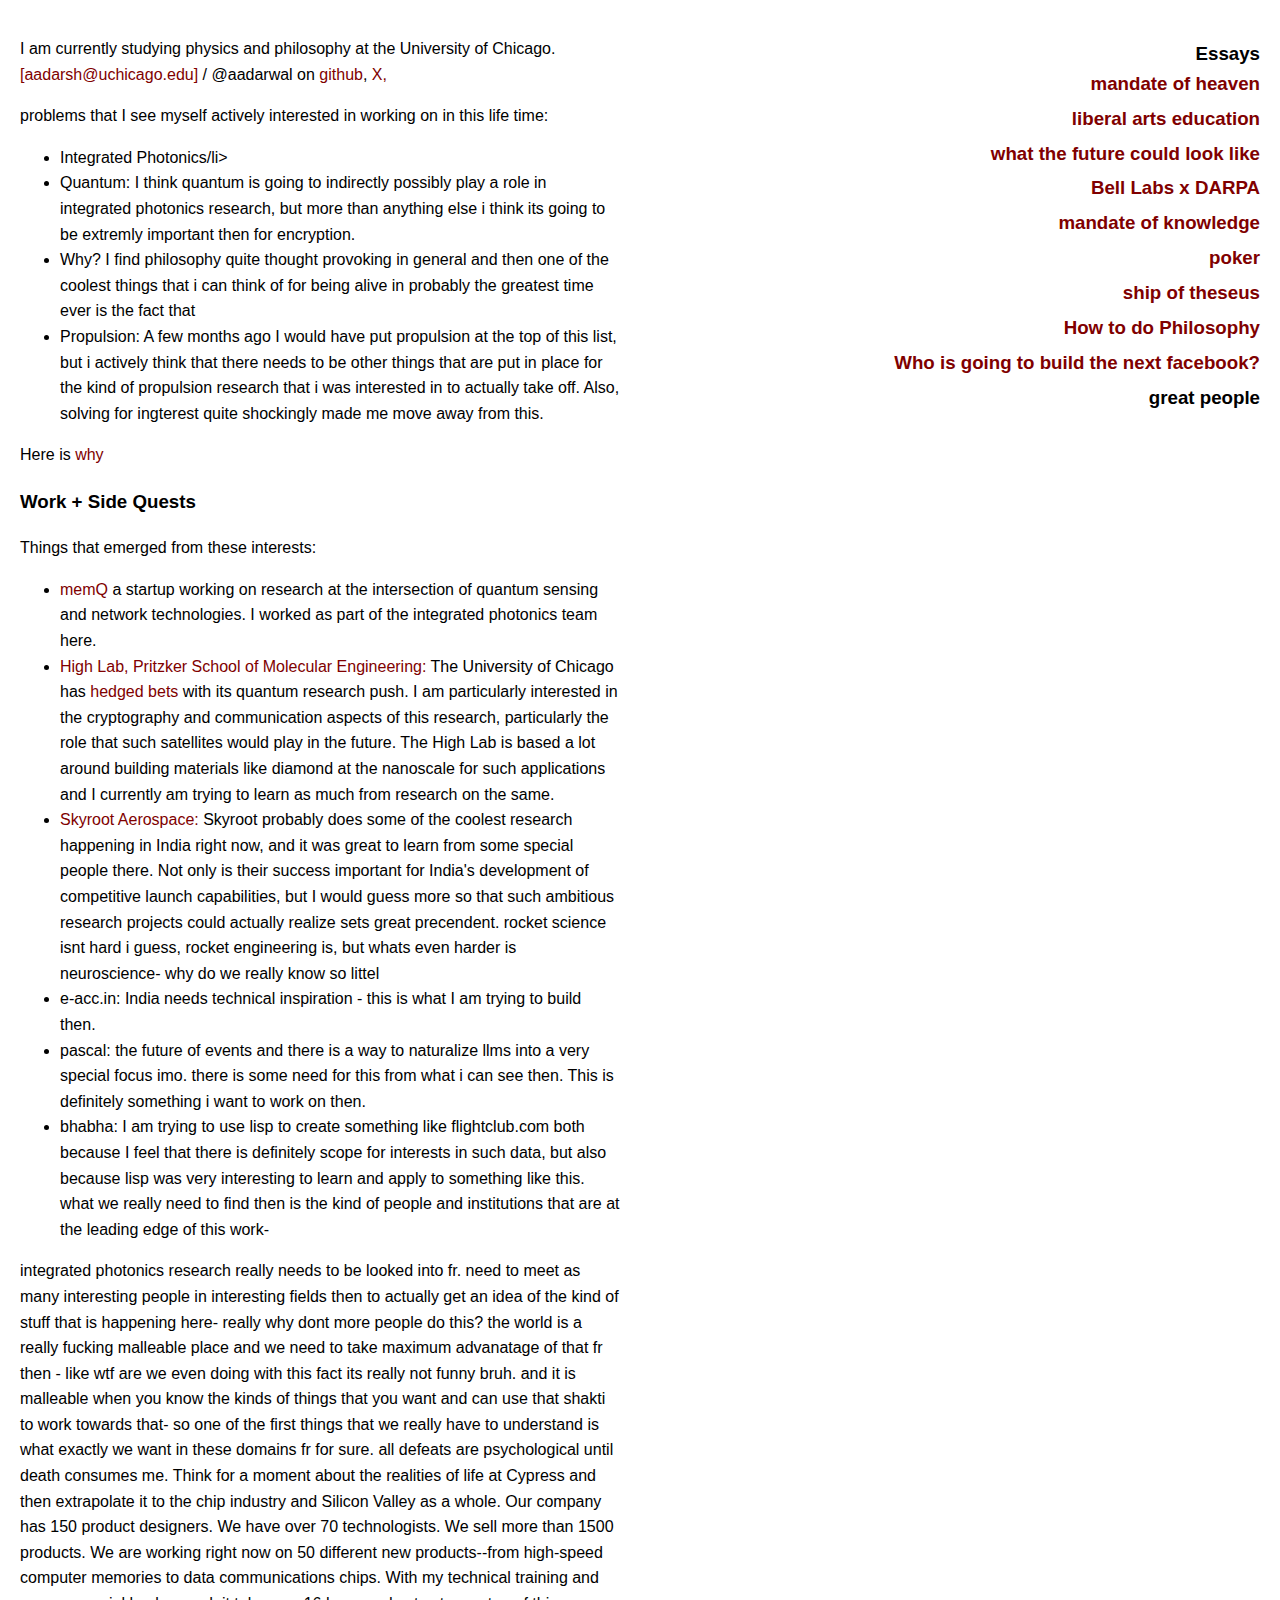
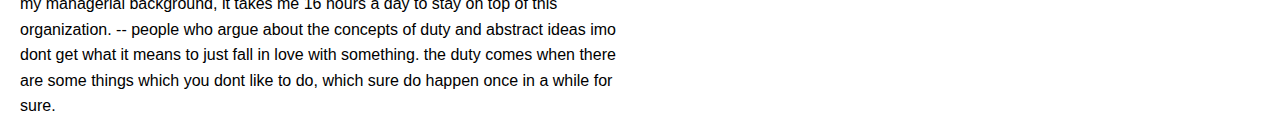
<file: index.html>
<!DOCTYPE html>
<html lang="en">
<head>
    <meta name="viewport" content="width=device-width, initial-scale=1.0">
    <title>Aadarsh Agarwal</title>
    <style>
        body {
            font-family: Arial, sans-serif;
            line-height: 1.6;
            color: #000;
            margin: 0;
            padding: 20px;
            display: flex;
            justify-content: space-between;
        }
        .main-content {
            max-width: 600px;
        }
        a {
            color: #800000;
            text-decoration: none;
        }
        a:hover {
            text-decoration: underline;
        }
        .nav {
            text-align: right;
        }
        .nav a {
            display: block;
            margin-bottom: 5px;
        }
    </style>
</head>
<body>
    <div class="main-content">
        <p>I am currently studying physics and philosophy at the University of Chicago. <a href="mailto:aadarsh@uchicago.edu"> [aadarsh@uchicago.edu] </a>/ @aadarwal on <a href="https://github.com/aadarwal">github</a>, <a href="https://x.com/aadarwal">X,</a> 

        <p> problems that I see myself actively interested in working on in this life time:  </p>

        <ul>
            <li>Integrated Photonics/li>
            <li>Quantum: I think quantum is going to indirectly possibly play a role in integrated photonics research, but more than anything else i think its going to be extremly important then for encryption. </li>
            <li>Why? I find philosophy quite thought provoking in general and then one of the coolest things that i can think of for being alive in probably the greatest time ever is the fact that </li>
            <li>Propulsion: A few months ago I would have put propulsion at the top of this list, but i actively think that there needs to be other things that are put in place for the kind of propulsion research that i was interested in 
                to actually take off. Also, solving for ingterest quite shockingly made me move away from this.
            </li>

        </ul>
        Here is <a href="/poker.html">why</a>

        <h3>Work + Side Quests</h3>
        <p>Things that emerged from these interests:</p>
        <ul>
            <li> <a href="https://memq.tech">memQ</a> a startup working on research at the intersection of quantum sensing and network technologies. I worked as part of the integrated photonics 
                team here.  
            <li> <a href="https://highlab.uchicago.edu/"> High Lab, Pritzker School of Molecular Engineering: </a>The University of Chicago has <a href="www.chicagoqunatumexchange.com">hedged bets</a> with its quantum research push. 
                I am particularly interested in the cryptography and communication aspects of this research, particularly the role that such satellites would play in the future. The High Lab is based a lot around building materials like diamond at the nanoscale for such applications and I currently 
                am trying to learn as much from research on the same. 
            <li> <a href="https://skyroot.in">Skyroot Aerospace: </a> Skyroot probably does some of the coolest research happening in India right now, and it was great to learn from some special people there. Not only is their success important for
             India's development of competitive launch capabilities, but I would guess more so that such ambitious research projects could actually realize sets great precendent. 
            rocket science isnt hard i guess, rocket engineering is, but whats even harder is neuroscience- why do we really know so littel
             <li> e-acc.in: India needs technical inspiration - this is what I am trying to build then. </li>
            <li> pascal: the future of events and there is a way to naturalize llms into a very special focus imo. there 
                is some need for this from what i can see then. This is definitely something i want to work on then. </li>
            <li> bhabha: I am trying to use lisp to create something like flightclub.com both because I feel that there is definitely scope 
                for interests in such data, but also because lisp was very interesting to learn and apply to something like this. 
                    what we really need to find then is the kind of people and institutions that are at the leading edge of this work- 
        </ul>
        integrated photonics research really needs to be looked into fr. need to meet as many interesting people in interesting fields then to actually get an idea of the kind of stuff that is happening here- really why dont more people do this? 

        the world is a really fucking malleable place and we need to take maximum advanatage of that fr then - like wtf are we even doing with this fact its really not funny bruh. 
        and it is malleable when you know the kinds of things that you want and can use that shakti to work towards that- so one of the first things that we really have to understand is what exactly we want in these 
        domains fr for sure. 

        all defeats are psychological until death consumes me. 

        Think for a moment about the realities of life at Cypress and then extrapolate it to the chip industry and Silicon Valley as a whole. Our company has 150 product designers. We have over 70 technologists. We sell more than 1500 products. We are working right now on 50 different new products--from high-speed computer memories to data communications chips. With my technical training and my managerial background, it takes me 16 hours a day to stay on top of this organization.
        -- people who argue about the concepts of duty and abstract ideas imo dont get what it means to just fall in love with something. 
        the duty comes when there are some things which you dont like to do, which sure do happen once in a while for sure.

    </div>
    <div class="nav">
        <h3>Essays</h3r>
        <a href="#">mandate of heaven</a>
        <a href="#">liberal arts education</a>
        <a href="#">what the future could look like</a>
        <a href="#">Bell Labs x DARPA</a>
	<a href="#">mandate of knowledge</a>
    <a href="#">poker</a>
    <a href="#">ship of theseus</a>
    <a href="#">How to do Philosophy</a>
    <a href="#">Who is going to build the next facebook?</a>
    great people

    </div>
</body>
</html>
</file>
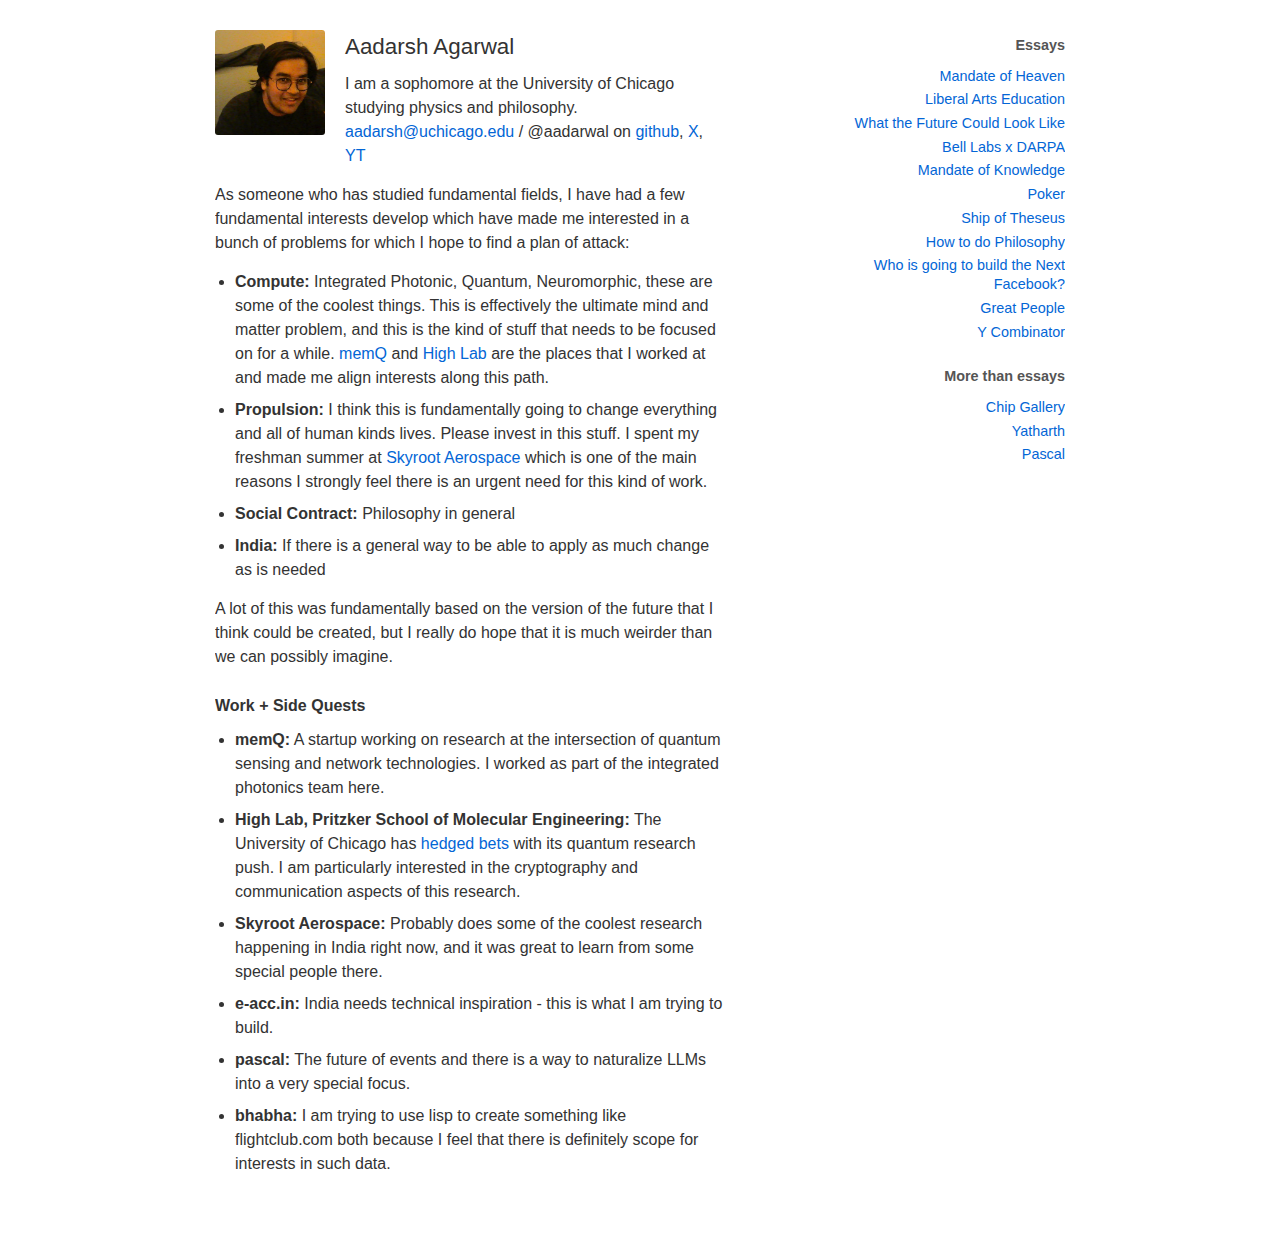
<file: aadarwal.com/index.html>
<!DOCTYPE html>
<html lang="en">
<head>
    <meta charset="UTF-8">
    <meta name="viewport" content="width=device-width, initial-scale=1.0">
    <title>Aadarsh Agarwal</title>
    <link rel="stylesheet" href="styles.css">
    <link rel="icon" href="favicon.svg" type="image/svg+xml">
    <meta name="description" content="Aadarsh Agarwal - Physics and Philosophy at the University of Chicago">
    <meta name="keywords" content="Aadarsh Agarwal, Physics, Philosophy, Quantum, Integrated Photonics, University of Chicago">
    <meta name="author" content="Aadarsh Agarwal">
    <meta property="og:title" content="Aadarsh Agarwal">
    <meta property="og:description" content="Physics and Philosophy at the University of Chicago">
    <meta property="og:type" content="website">
    <meta name="theme-color" content="#1a52a1">
</head>
<body>
    <div class="container">
        <div class="main-content">
            <img src="profile.jpg" alt="Aadarsh Agarwal" class="profile-photo">
            <h1>Aadarsh Agarwal</h1>
            <p>I am a sophomore at the University of Chicago studying physics and philosophy. <a href="mailto:aadarsh@uchicago.edu">aadarsh@uchicago.edu</a> / @aadarwal on <a href="https://github.com/aadarwal">github</a>, <a href="https://x.com/aadarwal">X</a>, <a href="https://www.youtube.com/@aadarwal/">YT</a></p>

            <p>As someone who has studied fundamental fields, I have had a few fundamental interests develop which have made me interested in a bunch of problems for which I hope to find a plan of attack:</p>
            
            <ul>
                <li><strong>Compute:</strong> Integrated Photonic, Quantum, Neuromorphic, these are some of the coolest things. This is effectively the ultimate mind and matter problem, and this is the kind of stuff that needs to be focused on for a while. <a href="https://memq.tech">memQ</a> and <a href="https://highlab.uchicago.edu/">High Lab</a> are the places that I worked at and made me align interests along this path.</li>
                <li><strong>Propulsion:</strong> I think this is fundamentally going to change everything and all of human kinds lives. Please invest in this stuff. I spent my freshman summer at <a href="https://skyroot.in">Skyroot Aerospace</a> which is one of the main reasons I strongly feel there is an urgent need for this kind of work.</li>
                <li><strong>Social Contract:</strong> Philosophy in general</li>
                <li><strong>India:</strong> If there is a general way to be able to apply as much change as is needed</li>
            </ul>
            
            <p>A lot of this was fundamentally based on the version of the future that I think could be created, but I really do hope that it is much weirder than we can possibly imagine.</p>

            <h3>Work + Side Quests</h3>
            <ul>
                <li><strong>memQ:</strong> A startup working on research at the intersection of quantum sensing and network technologies. I worked as part of the integrated photonics team here.</li>
                <li><strong>High Lab, Pritzker School of Molecular Engineering:</strong> The University of Chicago has <a href="https://www.chicagoquantumexchange.org">hedged bets</a> with its quantum research push. I am particularly interested in the cryptography and communication aspects of this research.</li>
                <li><strong>Skyroot Aerospace:</strong> Probably does some of the coolest research happening in India right now, and it was great to learn from some special people there.</li>
                <li><strong>e-acc.in:</strong> India needs technical inspiration - this is what I am trying to build.</li>
                <li><strong>pascal:</strong> The future of events and there is a way to naturalize LLMs into a very special focus.</li>
                <li><strong>bhabha:</strong> I am trying to use lisp to create something like flightclub.com both because I feel that there is definitely scope for interests in such data.</li>
            </ul>
        </div>

        <div class="nav">
            <h3>Essays</h3>
            <a href="/essays/mandate-of-heaven.html">Mandate of Heaven</a>
            <a href="/essays/liberal-arts.html">Liberal Arts Education</a>
            <a href="/essays/future.html">What the Future Could Look Like</a>
            <a href="/essays/bell-labs-darpa.html">Bell Labs x DARPA</a>
            <a href="/essays/mandate-knowledge.html">Mandate of Knowledge</a>
            <a href="/essays/poker.html">Poker</a>
            <a href="/essays/ship-of-theseus.html">Ship of Theseus</a>
            <a href="/essays/how-to-philosophy.html">How to do Philosophy</a>
            <a href="/essays/next-facebook.html">Who is going to build the Next Facebook?</a>
            <a href="/essays/great-people.html">Great People</a>
            <a href="/essays/y-combinator.html">Y Combinator</a>
            
            <h3>More than essays</h3>
            <a href="#">Chip Gallery</a>
            <a href="#">Yatharth</a>
            <a href="#">Pascal</a>
        </div>
    </div>
</body>
</html>
</file>
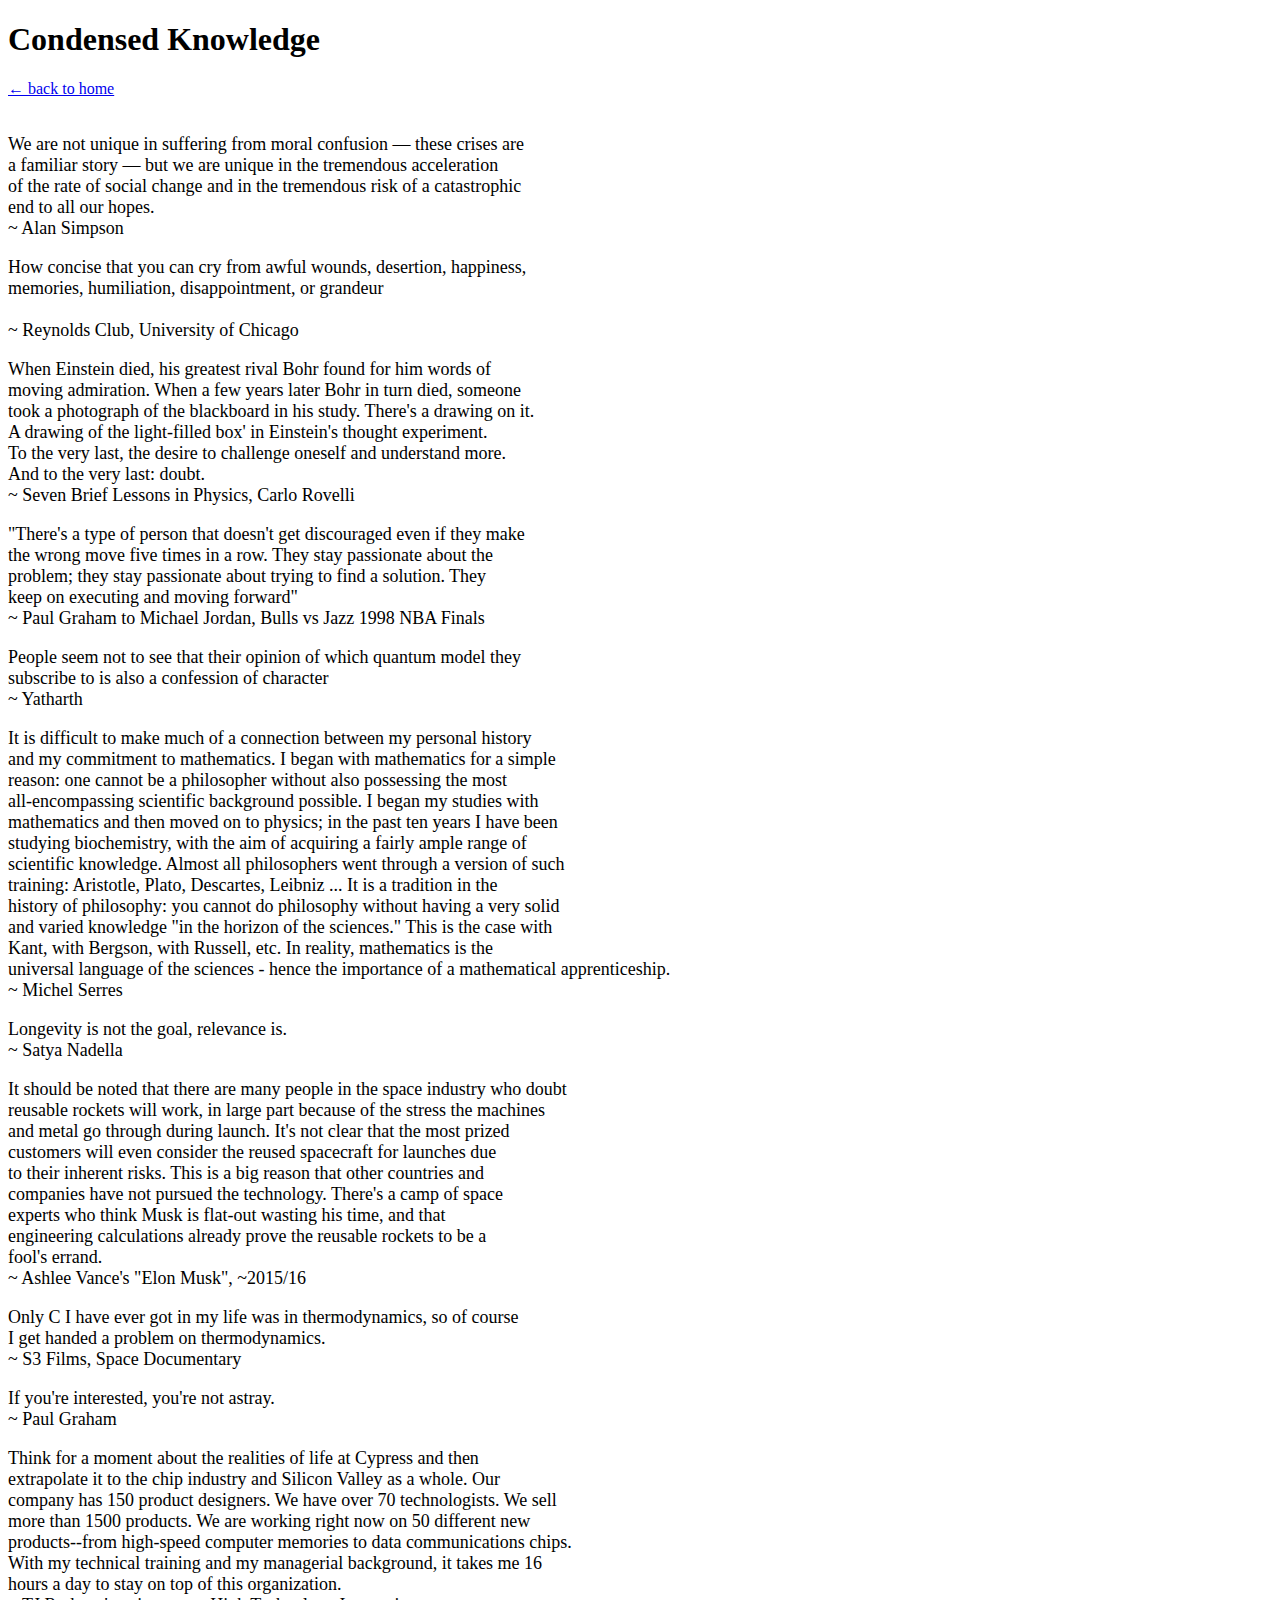
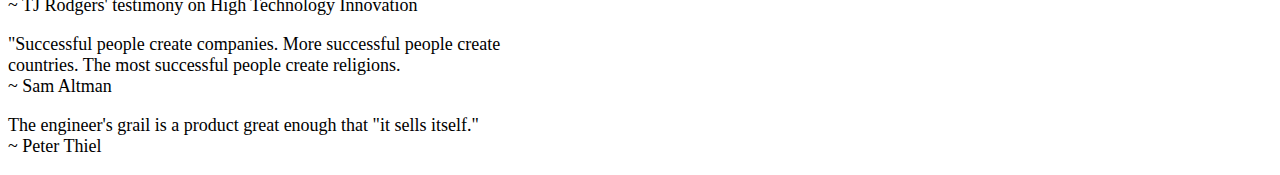
<file: knowledge.html>
<!DOCTYPE html>
<html>
<head>
    <title>Condensed Knowledge - Aadarsh Agarwal</title>
    <meta http-equiv="Content-Type" content="text/html; charset=UTF-8">
</head>
<body>
    <h1>Condensed Knowledge</h1>
    <a href="index.html">← back to home</a>
    <br><br>

    <p style="font-size: 18px;">
        We are not unique in suffering from moral confusion — these crises are  <br>
        a familiar story — but we are unique in the tremendous acceleration  <br>
        of the rate of social change and in the tremendous risk of a catastrophic  <br>
        end to all our hopes.
        <br>~ Alan Simpson
    </p>

    <p style="font-size: 18px;">
        How concise that you can cry from awful wounds, desertion, happiness,  <br>
        memories, humiliation, disappointment, or grandeur <br>
        <br>~ Reynolds Club, University of Chicago
    </p>

    <p style="font-size: 18px;">
        When Einstein died, his greatest rival Bohr found for him words of  <br>
        moving admiration. When a few years later Bohr in turn died, someone  <br>
        took a photograph of the blackboard in his study. There's a drawing on it.  <br>
        A drawing of the light-filled box' in Einstein's thought experiment.  <br>
        To the very last, the desire to challenge oneself and understand more.  <br>
        And to the very last: doubt.
        <br>~ Seven Brief Lessons in Physics, Carlo Rovelli
    </p>

    <p style="font-size: 18px;">
        "There's a type of person that doesn't get discouraged even if they make  <br>
        the wrong move five times in a row. They stay passionate about the  <br>
        problem; they stay passionate about trying to find a solution. They  <br>
        keep on executing and moving forward"
        <br>~ Paul Graham to Michael Jordan, Bulls vs Jazz 1998 NBA Finals
    </p>

    <p style="font-size: 18px;">
        People seem not to see that their opinion of which quantum model they  <br> 
        subscribe to is also a confession of character
        <br>~ Yatharth
    </p>

    <p style="font-size: 18px;">
        It is difficult to make much of a connection between my personal history  <br>
        and my commitment to mathematics. I began with mathematics for a simple  <br>
        reason: one cannot be a philosopher without also possessing the most  <br>
        all-encompassing scientific background possible. I began my studies with  <br>
        mathematics and then moved on to physics; in the past ten years I have been  <br>
        studying biochemistry, with the aim of acquiring a fairly ample range of  <br>
        scientific knowledge. Almost all philosophers went through a version of such  <br>      
        training: Aristotle, Plato, Descartes, Leibniz ... It is a tradition in the  <br>
        history of philosophy: you cannot do philosophy without having a very solid  <br>
        and varied knowledge "in the horizon of the sciences." This is the case with  <br>
        Kant, with Bergson, with Russell, etc. In reality, mathematics is the  <br>
        universal language of the sciences - hence the importance of a mathematical 
        apprenticeship.
        <br>~ Michel Serres
    </p>

    <p style="font-size: 18px;">
        Longevity is not the goal, relevance is.
        <br>~ Satya Nadella
    </p>

    <p style="font-size: 18px;">
        It should be noted that there are many people in the space industry who doubt  <br>
        reusable rockets will work, in large part because of the stress the machines  <br>
        and metal go through during launch. It's not clear that the most prized  <br>
        customers will even consider the reused spacecraft for launches due  <br>
        to their inherent risks. This is a big reason that other countries and  <br>
        companies have not pursued the technology. There's a camp of space <br>
        experts who think Musk is flat-out wasting his time, and that <br>
        engineering calculations already prove the reusable rockets to be a <br>
        fool's errand.
        <br>~ Ashlee Vance's "Elon Musk", ~2015/16
    </p>

    <p style="font-size: 18px;">
        Only C I have ever got in my life was in thermodynamics, so of course  <br> 
        I get handed a problem on thermodynamics.
        <br>~ S3 Films, Space Documentary
    </p>

    <p style="font-size: 18px;">
        If you're interested, you're not astray.
        <br>~ Paul Graham
    </p>

    <p style="font-size: 18px;">    
        Think for a moment about the realities of life at Cypress and then <br>
        extrapolate it to the chip industry and Silicon Valley as a whole. Our <br>
        company has 150 product designers. We have over 70 technologists. We sell <br>
        more than 1500 products. We are working right now on 50 different new <br>
        products--from high-speed computer memories to data communications chips. <br>
        With my technical training and my managerial background, it takes me 16 <br>    
        hours a day to stay on top of this organization.
        <br>~ TJ Rodgers' testimony on High Technology Innovation
    </p>

    <p style="font-size: 18px;">
        "Successful people create companies. More successful people create <br>     
        countries. The most successful people create religions.
        <br>~ Sam Altman
    </p>

    <p style="font-size: 18px;">
        The engineer's grail is a product great enough that "it sells itself."
        <br>~ Peter Thiel
    </p>
</body>
</html>
</file>
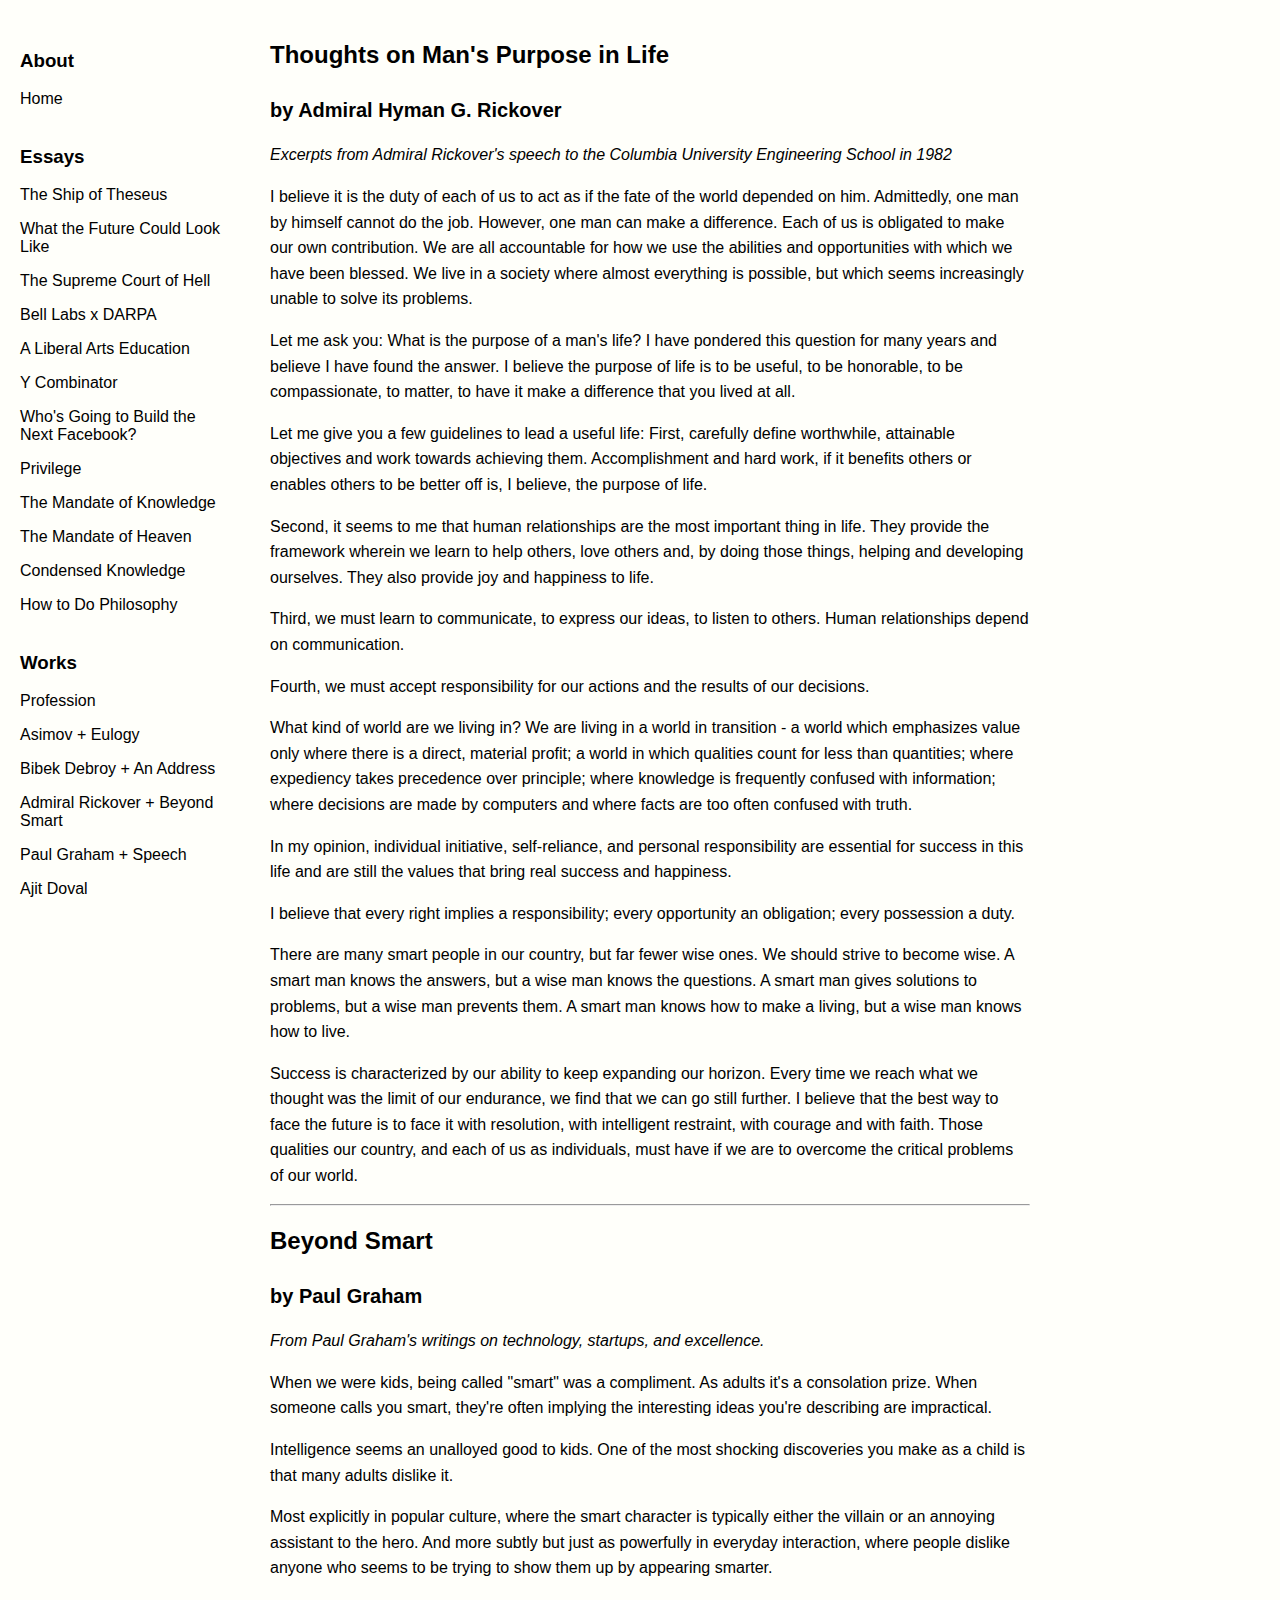
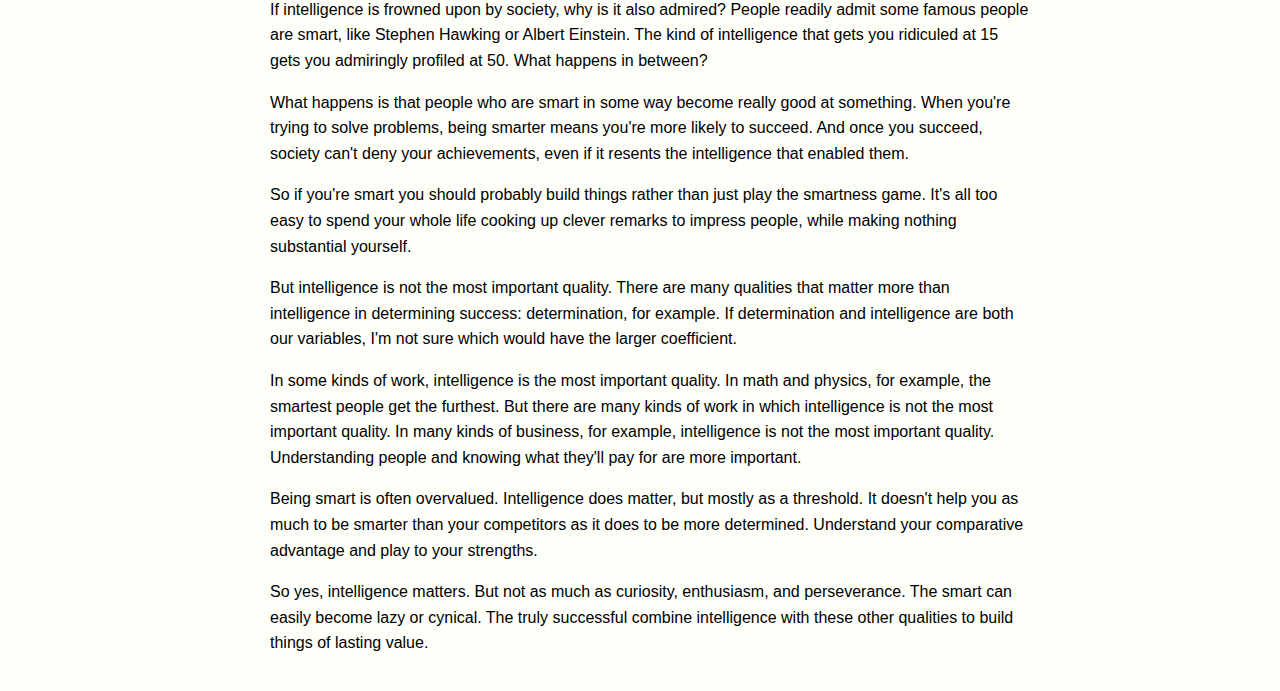
<file: works/admiral-rickover.html>
<!DOCTYPE html>
<html>
<head>
    <meta http-equiv="Content-Type" content="text/html; charset=windows-1252">
    <title>Admiral Rickover + Beyond Smart</title>
    <style>
        body {
            margin: 0;
            padding: 0;
            font-family: Arial, sans-serif;
            background-color: #FFFFFA;
        }
        .container {
            display: flex;
        }
        .sidebar {
            width: 250px;
            padding: 20px;
            box-sizing: border-box;
        }
        .content {
            flex: 1;
            padding: 20px;
            box-sizing: border-box;
            line-height: 1.6;
            max-width: 800px;
        }
        .sidebar a {
            display: block;
            padding: 8px 0;
            text-decoration: none;
            color: #000;
        }
        .sidebar a:hover {
            text-decoration: underline;
        }
        .sidebar h3 {
            margin-top: 30px;
            margin-bottom: 10px;
        }
        h1 {
            font-size: 24px;
            margin-bottom: 20px;
        }
        h2 {
            font-size: 20px;
            margin-bottom: 10px;
        }
        p {
            margin-bottom: 15px;
        }
    </style>
</head>

<body>
    <div class="container">
        <div class="sidebar">
            <h3>About</h3>
            <a href="../index.html">Home</a>
            
            <h3>Essays</h3>
            <a href="../theseus.html">The Ship of Theseus</a>
            <a href="../future.html">What the Future Could Look Like</a>
            <a href="../tscofh.html">The Supreme Court of Hell</a>
            <a href="../darpa.html">Bell Labs x DARPA</a>
            <a href="../education.html">A Liberal Arts Education</a>
            <a href="../yc.html">Y Combinator</a>
            <a href="../facebook.html">Who's Going to Build the Next Facebook?</a>
            <a href="../privilege.html">Privilege</a>
            <a href="../mandate.html">The Mandate of Knowledge</a>
            <a href="../india.html">The Mandate of Heaven</a>
            <a href="../condensed.html">Condensed Knowledge</a>
            <a href="../philosophy.html">How to Do Philosophy</a>
            
            <h3>Works</h3>
            <a href="profession.html">Profession</a>
            <a href="asimov-eulogy.html">Asimov + Eulogy</a>
            <a href="bibek-debroy-address.html">Bibek Debroy + An Address</a>
            <a href="admiral-rickover.html">Admiral Rickover + Beyond Smart</a>
            <a href="paul-graham-speech.html">Paul Graham + Speech</a>
            <a href="ajit-doval.html">Ajit Doval</a>
        </div>
        
        <div class="content">
            <h1>Thoughts on Man's Purpose in Life</h1>
            <h2>by Admiral Hyman G. Rickover</h2>
            
            <p><em>Excerpts from Admiral Rickover's speech to the Columbia University Engineering School in 1982</em></p>

            <p>I believe it is the duty of each of us to act as if the fate of the world depended on him. Admittedly, one man by himself cannot do the job. However, one man can make a difference. Each of us is obligated to make our own contribution. We are all accountable for how we use the abilities and opportunities with which we have been blessed. We live in a society where almost everything is possible, but which seems increasingly unable to solve its problems.</p>

            <p>Let me ask you: What is the purpose of a man's life? I have pondered this question for many years and believe I have found the answer. I believe the purpose of life is to be useful, to be honorable, to be compassionate, to matter, to have it make a difference that you lived at all.</p>

            <p>Let me give you a few guidelines to lead a useful life: First, carefully define worthwhile, attainable objectives and work towards achieving them. Accomplishment and hard work, if it benefits others or enables others to be better off is, I believe, the purpose of life.</p>

            <p>Second, it seems to me that human relationships are the most important thing in life. They provide the framework wherein we learn to help others, love others and, by doing those things, helping and developing ourselves. They also provide joy and happiness to life.</p>

            <p>Third, we must learn to communicate, to express our ideas, to listen to others. Human relationships depend on communication.</p>

            <p>Fourth, we must accept responsibility for our actions and the results of our decisions.</p>

            <p>What kind of world are we living in? We are living in a world in transition - a world which emphasizes value only where there is a direct, material profit; a world in which qualities count for less than quantities; where expediency takes precedence over principle; where knowledge is frequently confused with information; where decisions are made by computers and where facts are too often confused with truth.</p>

            <p>In my opinion, individual initiative, self-reliance, and personal responsibility are essential for success in this life and are still the values that bring real success and happiness.</p>

            <p>I believe that every right implies a responsibility; every opportunity an obligation; every possession a duty.</p>

            <p>There are many smart people in our country, but far fewer wise ones. We should strive to become wise. A smart man knows the answers, but a wise man knows the questions. A smart man gives solutions to problems, but a wise man prevents them. A smart man knows how to make a living, but a wise man knows how to live.</p>

            <p>Success is characterized by our ability to keep expanding our horizon. Every time we reach what we thought was the limit of our endurance, we find that we can go still further. I believe that the best way to face the future is to face it with resolution, with intelligent restraint, with courage and with faith. Those qualities our country, and each of us as individuals, must have if we are to overcome the critical problems of our world.</p>

            <hr>

            <h1>Beyond Smart</h1>
            <h2>by Paul Graham</h2>

            <p><em>From Paul Graham's writings on technology, startups, and excellence.</em></p>

            <p>When we were kids, being called "smart" was a compliment. As adults it's a consolation prize. When someone calls you smart, they're often implying the interesting ideas you're describing are impractical.</p>

            <p>Intelligence seems an unalloyed good to kids. One of the most shocking discoveries you make as a child is that many adults dislike it.</p>

            <p>Most explicitly in popular culture, where the smart character is typically either the villain or an annoying assistant to the hero. And more subtly but just as powerfully in everyday interaction, where people dislike anyone who seems to be trying to show them up by appearing smarter.</p>

            <p>If intelligence is frowned upon by society, why is it also admired? People readily admit some famous people are smart, like Stephen Hawking or Albert Einstein. The kind of intelligence that gets you ridiculed at 15 gets you admiringly profiled at 50. What happens in between?</p>

            <p>What happens is that people who are smart in some way become really good at something. When you're trying to solve problems, being smarter means you're more likely to succeed. And once you succeed, society can't deny your achievements, even if it resents the intelligence that enabled them.</p>

            <p>So if you're smart you should probably build things rather than just play the smartness game. It's all too easy to spend your whole life cooking up clever remarks to impress people, while making nothing substantial yourself.</p>

            <p>But intelligence is not the most important quality. There are many qualities that matter more than intelligence in determining success: determination, for example. If determination and intelligence are both our variables, I'm not sure which would have the larger coefficient.</p>

            <p>In some kinds of work, intelligence is the most important quality. In math and physics, for example, the smartest people get the furthest. But there are many kinds of work in which intelligence is not the most important quality. In many kinds of business, for example, intelligence is not the most important quality. Understanding people and knowing what they'll pay for are more important.</p>

            <p>Being smart is often overvalued. Intelligence does matter, but mostly as a threshold. It doesn't help you as much to be smarter than your competitors as it does to be more determined. Understand your comparative advantage and play to your strengths.</p>

            <p>So yes, intelligence matters. But not as much as curiosity, enthusiasm, and perseverance. The smart can easily become lazy or cynical. The truly successful combine intelligence with these other qualities to build things of lasting value.</p>
        </div>
    </div>
</body>
</html>
</file>
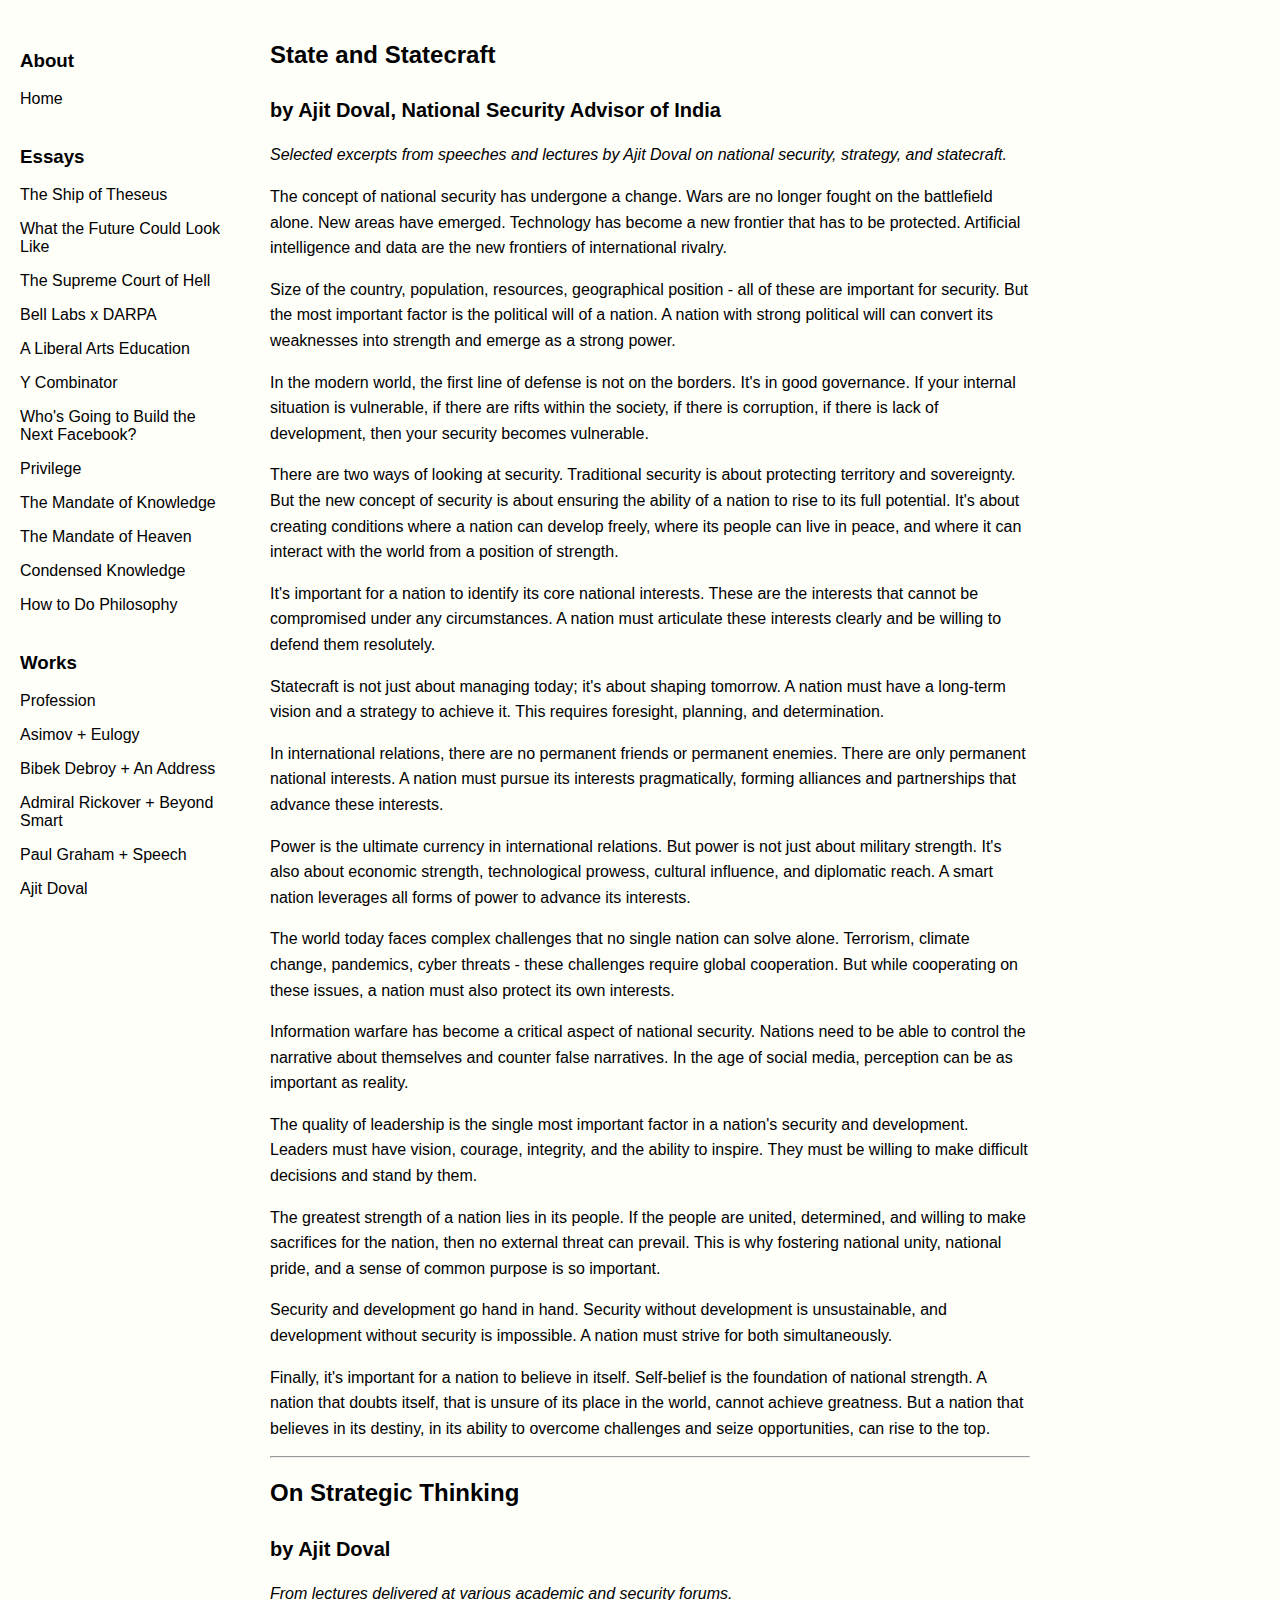
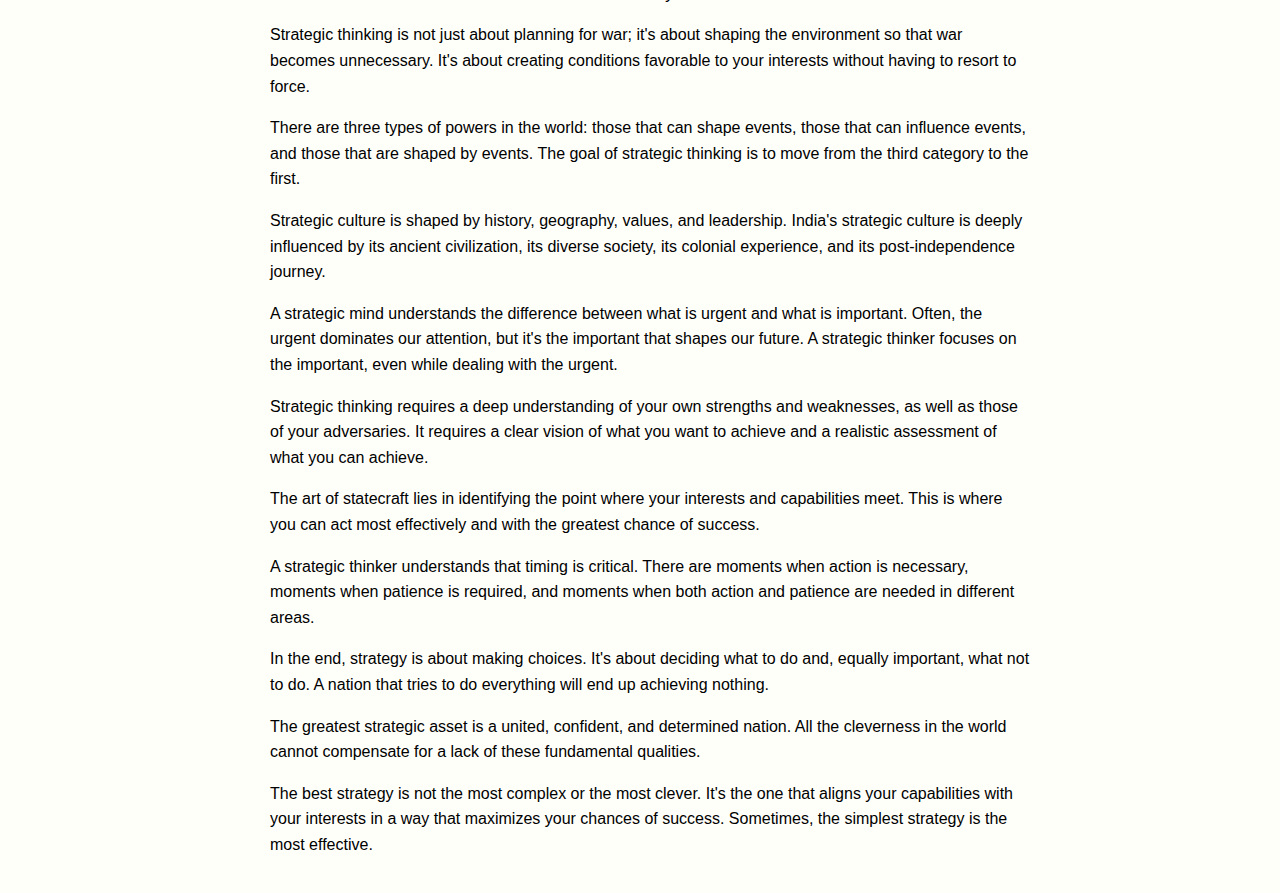
<file: works/ajit-doval.html>
<!DOCTYPE html>
<html>
<head>
    <meta http-equiv="Content-Type" content="text/html; charset=windows-1252">
    <title>Ajit Doval</title>
    <style>
        body {
            margin: 0;
            padding: 0;
            font-family: Arial, sans-serif;
            background-color: #FFFFFA;
        }
        .container {
            display: flex;
        }
        .sidebar {
            width: 250px;
            padding: 20px;
            box-sizing: border-box;
        }
        .content {
            flex: 1;
            padding: 20px;
            box-sizing: border-box;
            line-height: 1.6;
            max-width: 800px;
        }
        .sidebar a {
            display: block;
            padding: 8px 0;
            text-decoration: none;
            color: #000;
        }
        .sidebar a:hover {
            text-decoration: underline;
        }
        .sidebar h3 {
            margin-top: 30px;
            margin-bottom: 10px;
        }
        h1 {
            font-size: 24px;
            margin-bottom: 20px;
        }
        h2 {
            font-size: 20px;
            margin-bottom: 10px;
        }
        p {
            margin-bottom: 15px;
        }
    </style>
</head>

<body>
    <div class="container">
        <div class="sidebar">
            <h3>About</h3>
            <a href="../index.html">Home</a>
            
            <h3>Essays</h3>
            <a href="../theseus.html">The Ship of Theseus</a>
            <a href="../future.html">What the Future Could Look Like</a>
            <a href="../tscofh.html">The Supreme Court of Hell</a>
            <a href="../darpa.html">Bell Labs x DARPA</a>
            <a href="../education.html">A Liberal Arts Education</a>
            <a href="../yc.html">Y Combinator</a>
            <a href="../facebook.html">Who's Going to Build the Next Facebook?</a>
            <a href="../privilege.html">Privilege</a>
            <a href="../mandate.html">The Mandate of Knowledge</a>
            <a href="../india.html">The Mandate of Heaven</a>
            <a href="../condensed.html">Condensed Knowledge</a>
            <a href="../philosophy.html">How to Do Philosophy</a>
            
            <h3>Works</h3>
            <a href="profession.html">Profession</a>
            <a href="asimov-eulogy.html">Asimov + Eulogy</a>
            <a href="bibek-debroy-address.html">Bibek Debroy + An Address</a>
            <a href="admiral-rickover.html">Admiral Rickover + Beyond Smart</a>
            <a href="paul-graham-speech.html">Paul Graham + Speech</a>
            <a href="ajit-doval.html">Ajit Doval</a>
        </div>
        
        <div class="content">
            <h1>State and Statecraft</h1>
            <h2>by Ajit Doval, National Security Advisor of India</h2>
            
            <p><em>Selected excerpts from speeches and lectures by Ajit Doval on national security, strategy, and statecraft.</em></p>

            <p>The concept of national security has undergone a change. Wars are no longer fought on the battlefield alone. New areas have emerged. Technology has become a new frontier that has to be protected. Artificial intelligence and data are the new frontiers of international rivalry.</p>

            <p>Size of the country, population, resources, geographical position - all of these are important for security. But the most important factor is the political will of a nation. A nation with strong political will can convert its weaknesses into strength and emerge as a strong power.</p>

            <p>In the modern world, the first line of defense is not on the borders. It's in good governance. If your internal situation is vulnerable, if there are rifts within the society, if there is corruption, if there is lack of development, then your security becomes vulnerable.</p>

            <p>There are two ways of looking at security. Traditional security is about protecting territory and sovereignty. But the new concept of security is about ensuring the ability of a nation to rise to its full potential. It's about creating conditions where a nation can develop freely, where its people can live in peace, and where it can interact with the world from a position of strength.</p>

            <p>It's important for a nation to identify its core national interests. These are the interests that cannot be compromised under any circumstances. A nation must articulate these interests clearly and be willing to defend them resolutely.</p>

            <p>Statecraft is not just about managing today; it's about shaping tomorrow. A nation must have a long-term vision and a strategy to achieve it. This requires foresight, planning, and determination.</p>

            <p>In international relations, there are no permanent friends or permanent enemies. There are only permanent national interests. A nation must pursue its interests pragmatically, forming alliances and partnerships that advance these interests.</p>

            <p>Power is the ultimate currency in international relations. But power is not just about military strength. It's also about economic strength, technological prowess, cultural influence, and diplomatic reach. A smart nation leverages all forms of power to advance its interests.</p>

            <p>The world today faces complex challenges that no single nation can solve alone. Terrorism, climate change, pandemics, cyber threats - these challenges require global cooperation. But while cooperating on these issues, a nation must also protect its own interests.</p>

            <p>Information warfare has become a critical aspect of national security. Nations need to be able to control the narrative about themselves and counter false narratives. In the age of social media, perception can be as important as reality.</p>

            <p>The quality of leadership is the single most important factor in a nation's security and development. Leaders must have vision, courage, integrity, and the ability to inspire. They must be willing to make difficult decisions and stand by them.</p>

            <p>The greatest strength of a nation lies in its people. If the people are united, determined, and willing to make sacrifices for the nation, then no external threat can prevail. This is why fostering national unity, national pride, and a sense of common purpose is so important.</p>

            <p>Security and development go hand in hand. Security without development is unsustainable, and development without security is impossible. A nation must strive for both simultaneously.</p>

            <p>Finally, it's important for a nation to believe in itself. Self-belief is the foundation of national strength. A nation that doubts itself, that is unsure of its place in the world, cannot achieve greatness. But a nation that believes in its destiny, in its ability to overcome challenges and seize opportunities, can rise to the top.</p>

            <hr>

            <h1>On Strategic Thinking</h1>
            <h2>by Ajit Doval</h2>

            <p><em>From lectures delivered at various academic and security forums.</em></p>

            <p>Strategic thinking is not just about planning for war; it's about shaping the environment so that war becomes unnecessary. It's about creating conditions favorable to your interests without having to resort to force.</p>

            <p>There are three types of powers in the world: those that can shape events, those that can influence events, and those that are shaped by events. The goal of strategic thinking is to move from the third category to the first.</p>

            <p>Strategic culture is shaped by history, geography, values, and leadership. India's strategic culture is deeply influenced by its ancient civilization, its diverse society, its colonial experience, and its post-independence journey.</p>

            <p>A strategic mind understands the difference between what is urgent and what is important. Often, the urgent dominates our attention, but it's the important that shapes our future. A strategic thinker focuses on the important, even while dealing with the urgent.</p>

            <p>Strategic thinking requires a deep understanding of your own strengths and weaknesses, as well as those of your adversaries. It requires a clear vision of what you want to achieve and a realistic assessment of what you can achieve.</p>

            <p>The art of statecraft lies in identifying the point where your interests and capabilities meet. This is where you can act most effectively and with the greatest chance of success.</p>

            <p>A strategic thinker understands that timing is critical. There are moments when action is necessary, moments when patience is required, and moments when both action and patience are needed in different areas.</p>

            <p>In the end, strategy is about making choices. It's about deciding what to do and, equally important, what not to do. A nation that tries to do everything will end up achieving nothing.</p>

            <p>The greatest strategic asset is a united, confident, and determined nation. All the cleverness in the world cannot compensate for a lack of these fundamental qualities.</p>

            <p>The best strategy is not the most complex or the most clever. It's the one that aligns your capabilities with your interests in a way that maximizes your chances of success. Sometimes, the simplest strategy is the most effective.</p>
        </div>
    </div>
</body>
</html>
</file>
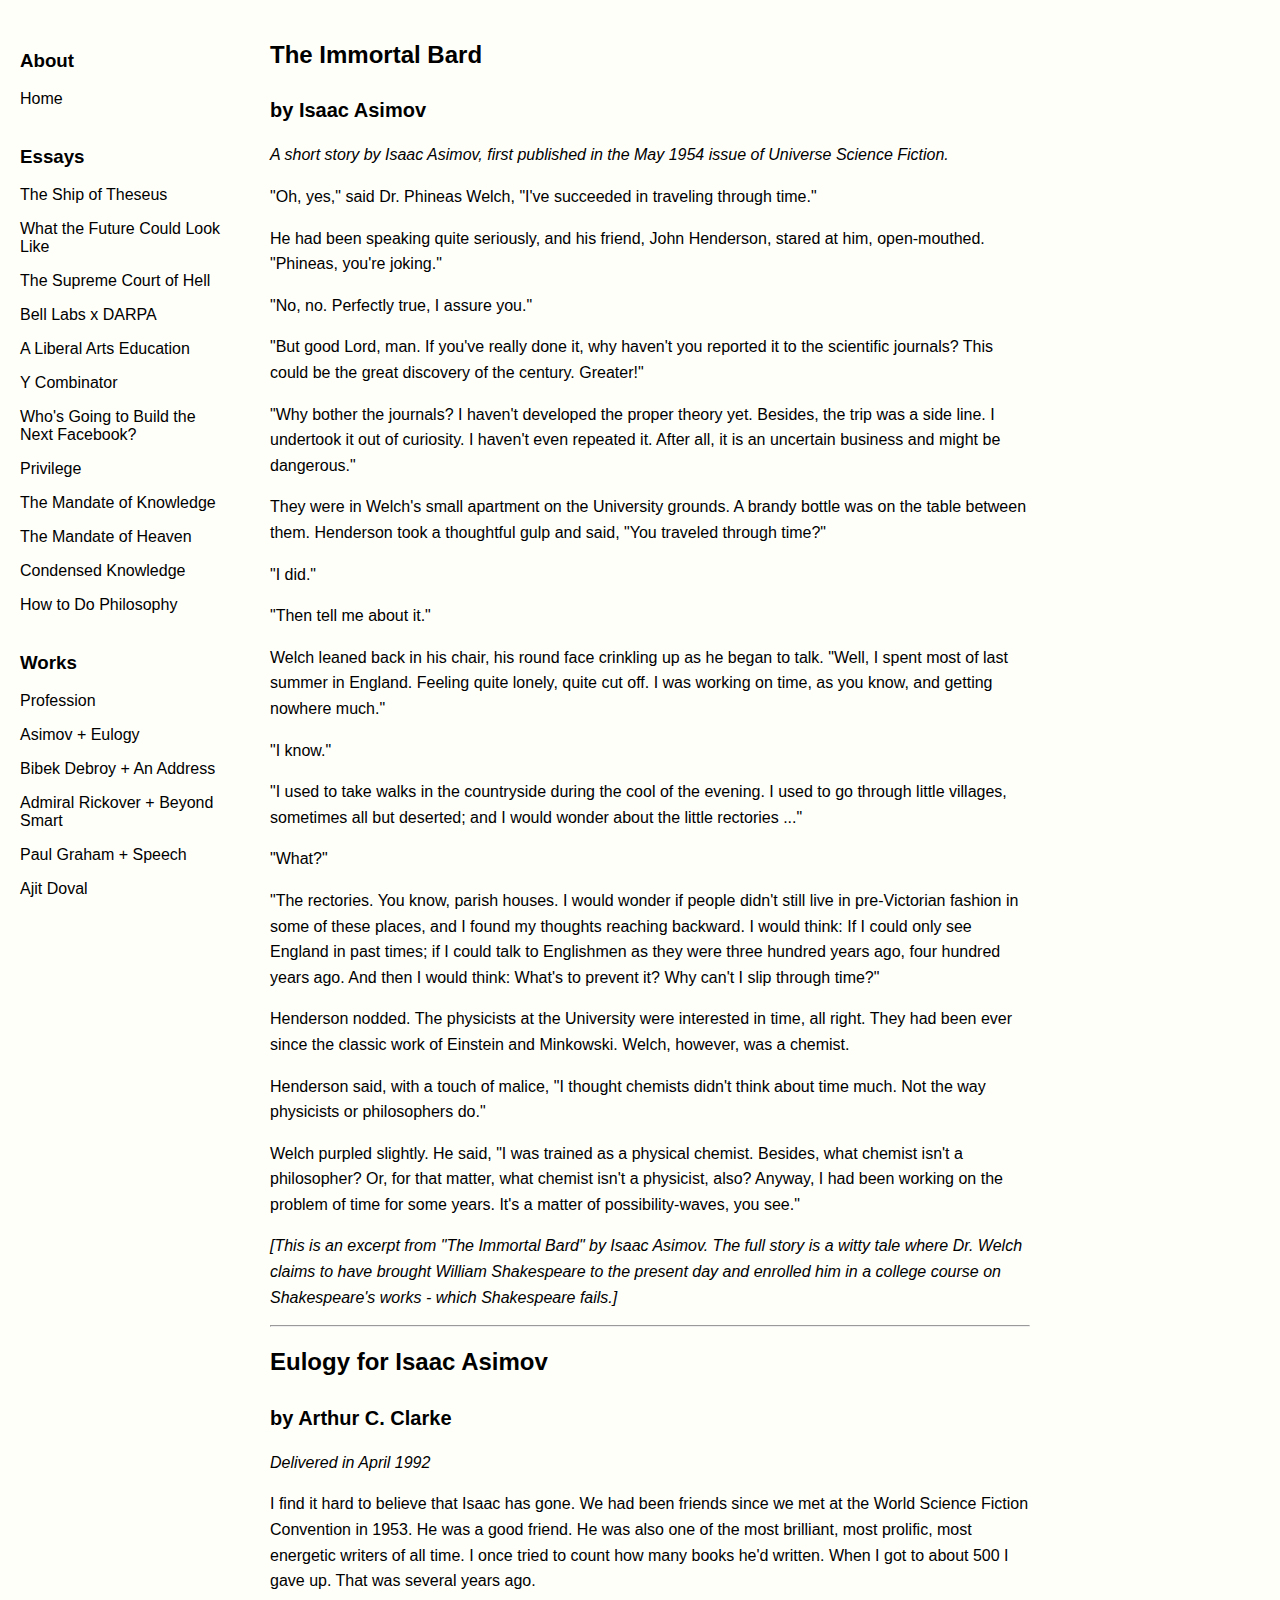
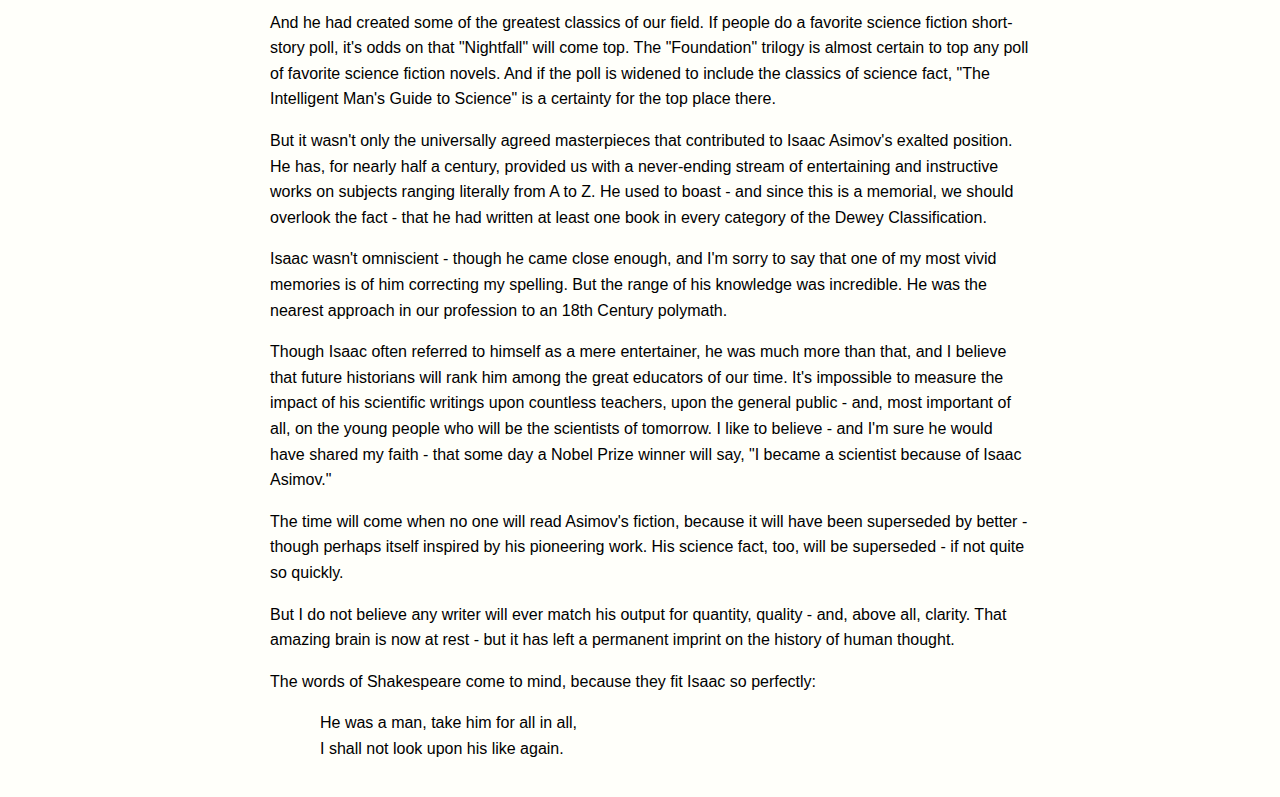
<file: works/asimov-eulogy.html>
<!DOCTYPE html>
<html>
<head>
    <meta http-equiv="Content-Type" content="text/html; charset=windows-1252">
    <title>Isaac Asimov + Eulogy</title>
    <style>
        body {
            margin: 0;
            padding: 0;
            font-family: Arial, sans-serif;
            background-color: #FFFFFA;
        }
        .container {
            display: flex;
        }
        .sidebar {
            width: 250px;
            padding: 20px;
            box-sizing: border-box;
        }
        .content {
            flex: 1;
            padding: 20px;
            box-sizing: border-box;
            line-height: 1.6;
            max-width: 800px;
        }
        .sidebar a {
            display: block;
            padding: 8px 0;
            text-decoration: none;
            color: #000;
        }
        .sidebar a:hover {
            text-decoration: underline;
        }
        .sidebar h3 {
            margin-top: 30px;
            margin-bottom: 10px;
        }
        h1 {
            font-size: 24px;
            margin-bottom: 20px;
        }
        h2 {
            font-size: 20px;
            margin-bottom: 10px;
        }
        p {
            margin-bottom: 15px;
        }
    </style>
</head>

<body>
    <div class="container">
        <div class="sidebar">
            <h3>About</h3>
            <a href="../index.html">Home</a>
            
            <h3>Essays</h3>
            <a href="../theseus.html">The Ship of Theseus</a>
            <a href="../future.html">What the Future Could Look Like</a>
            <a href="../tscofh.html">The Supreme Court of Hell</a>
            <a href="../darpa.html">Bell Labs x DARPA</a>
            <a href="../education.html">A Liberal Arts Education</a>
            <a href="../yc.html">Y Combinator</a>
            <a href="../facebook.html">Who's Going to Build the Next Facebook?</a>
            <a href="../privilege.html">Privilege</a>
            <a href="../mandate.html">The Mandate of Knowledge</a>
            <a href="../india.html">The Mandate of Heaven</a>
            <a href="../condensed.html">Condensed Knowledge</a>
            <a href="../philosophy.html">How to Do Philosophy</a>
            
            <h3>Works</h3>
            <a href="profession.html">Profession</a>
            <a href="asimov-eulogy.html">Asimov + Eulogy</a>
            <a href="bibek-debroy-address.html">Bibek Debroy + An Address</a>
            <a href="admiral-rickover.html">Admiral Rickover + Beyond Smart</a>
            <a href="paul-graham-speech.html">Paul Graham + Speech</a>
            <a href="ajit-doval.html">Ajit Doval</a>
        </div>
        
        <div class="content">
            <h1>The Immortal Bard</h1>
            <h2>by Isaac Asimov</h2>
            
            <p><em>A short story by Isaac Asimov, first published in the May 1954 issue of Universe Science Fiction.</em></p>

            <p>"Oh, yes," said Dr. Phineas Welch, "I've succeeded in traveling through time."</p>

            <p>He had been speaking quite seriously, and his friend, John Henderson, stared at him, open-mouthed. "Phineas, you're joking."</p>

            <p>"No, no. Perfectly true, I assure you."</p>

            <p>"But good Lord, man. If you've really done it, why haven't you reported it to the scientific journals? This could be the great discovery of the century. Greater!"</p>

            <p>"Why bother the journals? I haven't developed the proper theory yet. Besides, the trip was a side line. I undertook it out of curiosity. I haven't even repeated it. After all, it is an uncertain business and might be dangerous."</p>

            <p>They were in Welch's small apartment on the University grounds. A brandy bottle was on the table between them. Henderson took a thoughtful gulp and said, "You traveled through time?"</p>

            <p>"I did."</p>

            <p>"Then tell me about it."</p>

            <p>Welch leaned back in his chair, his round face crinkling up as he began to talk. "Well, I spent most of last summer in England. Feeling quite lonely, quite cut off. I was working on time, as you know, and getting nowhere much."</p>

            <p>"I know."</p>

            <p>"I used to take walks in the countryside during the cool of the evening. I used to go through little villages, sometimes all but deserted; and I would wonder about the little rectories ..."</p>

            <p>"What?"</p>

            <p>"The rectories. You know, parish houses. I would wonder if people didn't still live in pre-Victorian fashion in some of these places, and I found my thoughts reaching backward. I would think: If I could only see England in past times; if I could talk to Englishmen as they were three hundred years ago, four hundred years ago. And then I would think: What's to prevent it? Why can't I slip through time?"</p>

            <p>Henderson nodded. The physicists at the University were interested in time, all right. They had been ever since the classic work of Einstein and Minkowski. Welch, however, was a chemist.</p>

            <p>Henderson said, with a touch of malice, "I thought chemists didn't think about time much. Not the way physicists or philosophers do."</p>

            <p>Welch purpled slightly. He said, "I was trained as a physical chemist. Besides, what chemist isn't a philosopher? Or, for that matter, what chemist isn't a physicist, also? Anyway, I had been working on the problem of time for some years. It's a matter of possibility-waves, you see."</p>

            <p><em>[This is an excerpt from "The Immortal Bard" by Isaac Asimov. The full story is a witty tale where Dr. Welch claims to have brought William Shakespeare to the present day and enrolled him in a college course on Shakespeare's works - which Shakespeare fails.]</em></p>

            <hr>

            <h1>Eulogy for Isaac Asimov</h1>
            <h2>by Arthur C. Clarke</h2>

            <p><em>Delivered in April 1992</em></p>

            <p>I find it hard to believe that Isaac has gone. We had been friends since we met at the World Science Fiction Convention in 1953. He was a good friend. He was also one of the most brilliant, most prolific, most energetic writers of all time. I once tried to count how many books he'd written. When I got to about 500 I gave up. That was several years ago.</p>

            <p>And he had created some of the greatest classics of our field. If people do a favorite science fiction short-story poll, it's odds on that "Nightfall" will come top. The "Foundation" trilogy is almost certain to top any poll of favorite science fiction novels. And if the poll is widened to include the classics of science fact, "The Intelligent Man's Guide to Science" is a certainty for the top place there.</p>

            <p>But it wasn't only the universally agreed masterpieces that contributed to Isaac Asimov's exalted position. He has, for nearly half a century, provided us with a never-ending stream of entertaining and instructive works on subjects ranging literally from A to Z. He used to boast - and since this is a memorial, we should overlook the fact - that he had written at least one book in every category of the Dewey Classification.</p>

            <p>Isaac wasn't omniscient - though he came close enough, and I'm sorry to say that one of my most vivid memories is of him correcting my spelling. But the range of his knowledge was incredible. He was the nearest approach in our profession to an 18th Century polymath.</p>

            <p>Though Isaac often referred to himself as a mere entertainer, he was much more than that, and I believe that future historians will rank him among the great educators of our time. It's impossible to measure the impact of his scientific writings upon countless teachers, upon the general public - and, most important of all, on the young people who will be the scientists of tomorrow. I like to believe - and I'm sure he would have shared my faith - that some day a Nobel Prize winner will say, "I became a scientist because of Isaac Asimov."</p>

            <p>The time will come when no one will read Asimov's fiction, because it will have been superseded by better - though perhaps itself inspired by his pioneering work. His science fact, too, will be superseded - if not quite so quickly.</p>

            <p>But I do not believe any writer will ever match his output for quantity, quality - and, above all, clarity. That amazing brain is now at rest - but it has left a permanent imprint on the history of human thought.</p>

            <p>The words of Shakespeare come to mind, because they fit Isaac so perfectly:</p>

            <p style="margin-left: 50px;">He was a man, take him for all in all,<br>I shall not look upon his like again.</p>
        </div>
    </div>
</body>
</html>
</file>
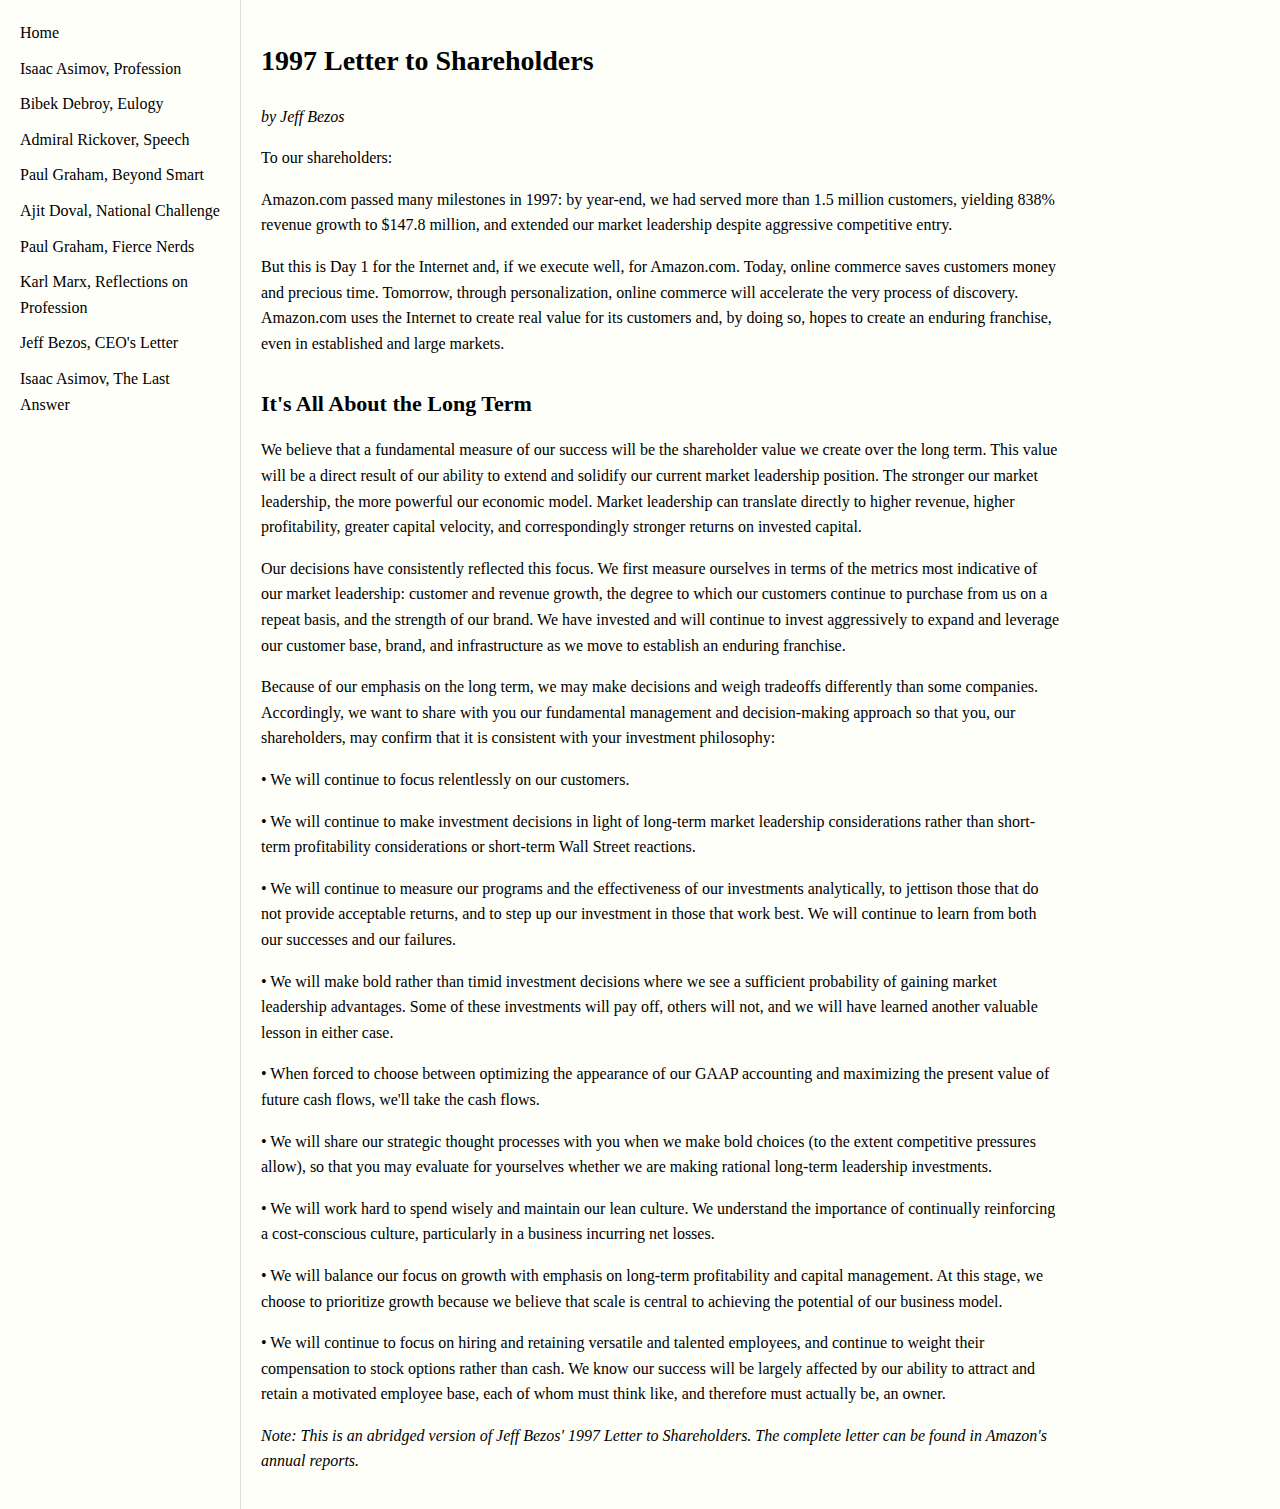
<file: works/bezos-letter.html>
<!DOCTYPE html>
<html>
<head>
    <title>CEO's Letter - Jeff Bezos</title>
    <meta charset="utf-8">
    <style>
        body {
            font-family: Georgia, serif;
            line-height: 1.6;
            margin: 0;
            padding: 0;
            background-color: #FFFFFA;
        }
        .container {
            display: flex;
            min-height: 100vh;
        }
        .sidebar {
            width: 200px;
            background-color: #FFFFFA;
            padding: 20px;
            border-right: 1px solid #e0e0e0;
        }
        .sidebar a {
            display: block;
            margin-bottom: 10px;
            text-decoration: none;
            color: #000;
        }
        .sidebar a:hover {
            text-decoration: underline;
        }
        .content {
            flex: 1;
            padding: 20px;
            max-width: 800px;
        }
        h1 {
            font-size: 28px;
            margin-bottom: 20px;
        }
        h2 {
            font-size: 22px;
            margin-top: 30px;
            margin-bottom: 15px;
        }
        p {
            margin-bottom: 15px;
        }
    </style>
</head>
<body>
    <div class="container">
        <div class="sidebar">
            <a href="../index.html">Home</a>
            <a href="profession.html">Isaac Asimov, Profession</a>
            <a href="asimov-eulogy.html">Bibek Debroy, Eulogy</a>
            <a href="admiral-rickover.html">Admiral Rickover, Speech</a>
            <a href="paul-graham-speech.html">Paul Graham, Beyond Smart</a>
            <a href="ajit-doval.html">Ajit Doval, National Challenge</a>
            <a href="fierce-nerds.html">Paul Graham, Fierce Nerds</a>
            <a href="marx-profession.html">Karl Marx, Reflections on Profession</a>
            <a href="bezos-letter.html">Jeff Bezos, CEO's Letter</a>
            <a href="last-answer.html">Isaac Asimov, The Last Answer</a>
        </div>
        <div class="content">
            <h1>1997 Letter to Shareholders</h1>
            <p><em>by Jeff Bezos</em></p>

            <p>To our shareholders:</p>

            <p>Amazon.com passed many milestones in 1997: by year-end, we had served more than 1.5 million customers, yielding 838% revenue growth to $147.8 million, and extended our market leadership despite aggressive competitive entry.</p>
            
            <p>But this is Day 1 for the Internet and, if we execute well, for Amazon.com. Today, online commerce saves customers money and precious time. Tomorrow, through personalization, online commerce will accelerate the very process of discovery. Amazon.com uses the Internet to create real value for its customers and, by doing so, hopes to create an enduring franchise, even in established and large markets.</p>
            
            <h2>It's All About the Long Term</h2>
            
            <p>We believe that a fundamental measure of our success will be the shareholder value we create over the long term. This value will be a direct result of our ability to extend and solidify our current market leadership position. The stronger our market leadership, the more powerful our economic model. Market leadership can translate directly to higher revenue, higher profitability, greater capital velocity, and correspondingly stronger returns on invested capital.</p>
            
            <p>Our decisions have consistently reflected this focus. We first measure ourselves in terms of the metrics most indicative of our market leadership: customer and revenue growth, the degree to which our customers continue to purchase from us on a repeat basis, and the strength of our brand. We have invested and will continue to invest aggressively to expand and leverage our customer base, brand, and infrastructure as we move to establish an enduring franchise.</p>
            
            <p>Because of our emphasis on the long term, we may make decisions and weigh tradeoffs differently than some companies. Accordingly, we want to share with you our fundamental management and decision-making approach so that you, our shareholders, may confirm that it is consistent with your investment philosophy:</p>
            
            <p>• We will continue to focus relentlessly on our customers.</p>
            
            <p>• We will continue to make investment decisions in light of long-term market leadership considerations rather than short-term profitability considerations or short-term Wall Street reactions.</p>
            
            <p>• We will continue to measure our programs and the effectiveness of our investments analytically, to jettison those that do not provide acceptable returns, and to step up our investment in those that work best. We will continue to learn from both our successes and our failures.</p>
            
            <p>• We will make bold rather than timid investment decisions where we see a sufficient probability of gaining market leadership advantages. Some of these investments will pay off, others will not, and we will have learned another valuable lesson in either case.</p>
            
            <p>• When forced to choose between optimizing the appearance of our GAAP accounting and maximizing the present value of future cash flows, we'll take the cash flows.</p>
            
            <p>• We will share our strategic thought processes with you when we make bold choices (to the extent competitive pressures allow), so that you may evaluate for yourselves whether we are making rational long-term leadership investments.</p>
            
            <p>• We will work hard to spend wisely and maintain our lean culture. We understand the importance of continually reinforcing a cost-conscious culture, particularly in a business incurring net losses.</p>
            
            <p>• We will balance our focus on growth with emphasis on long-term profitability and capital management. At this stage, we choose to prioritize growth because we believe that scale is central to achieving the potential of our business model.</p>
            
            <p>• We will continue to focus on hiring and retaining versatile and talented employees, and continue to weight their compensation to stock options rather than cash. We know our success will be largely affected by our ability to attract and retain a motivated employee base, each of whom must think like, and therefore must actually be, an owner.</p>
            
            <p><em>Note: This is an abridged version of Jeff Bezos' 1997 Letter to Shareholders. The complete letter can be found in Amazon's annual reports.</em></p>
        </div>
    </div>
</body>
</html>
</file>
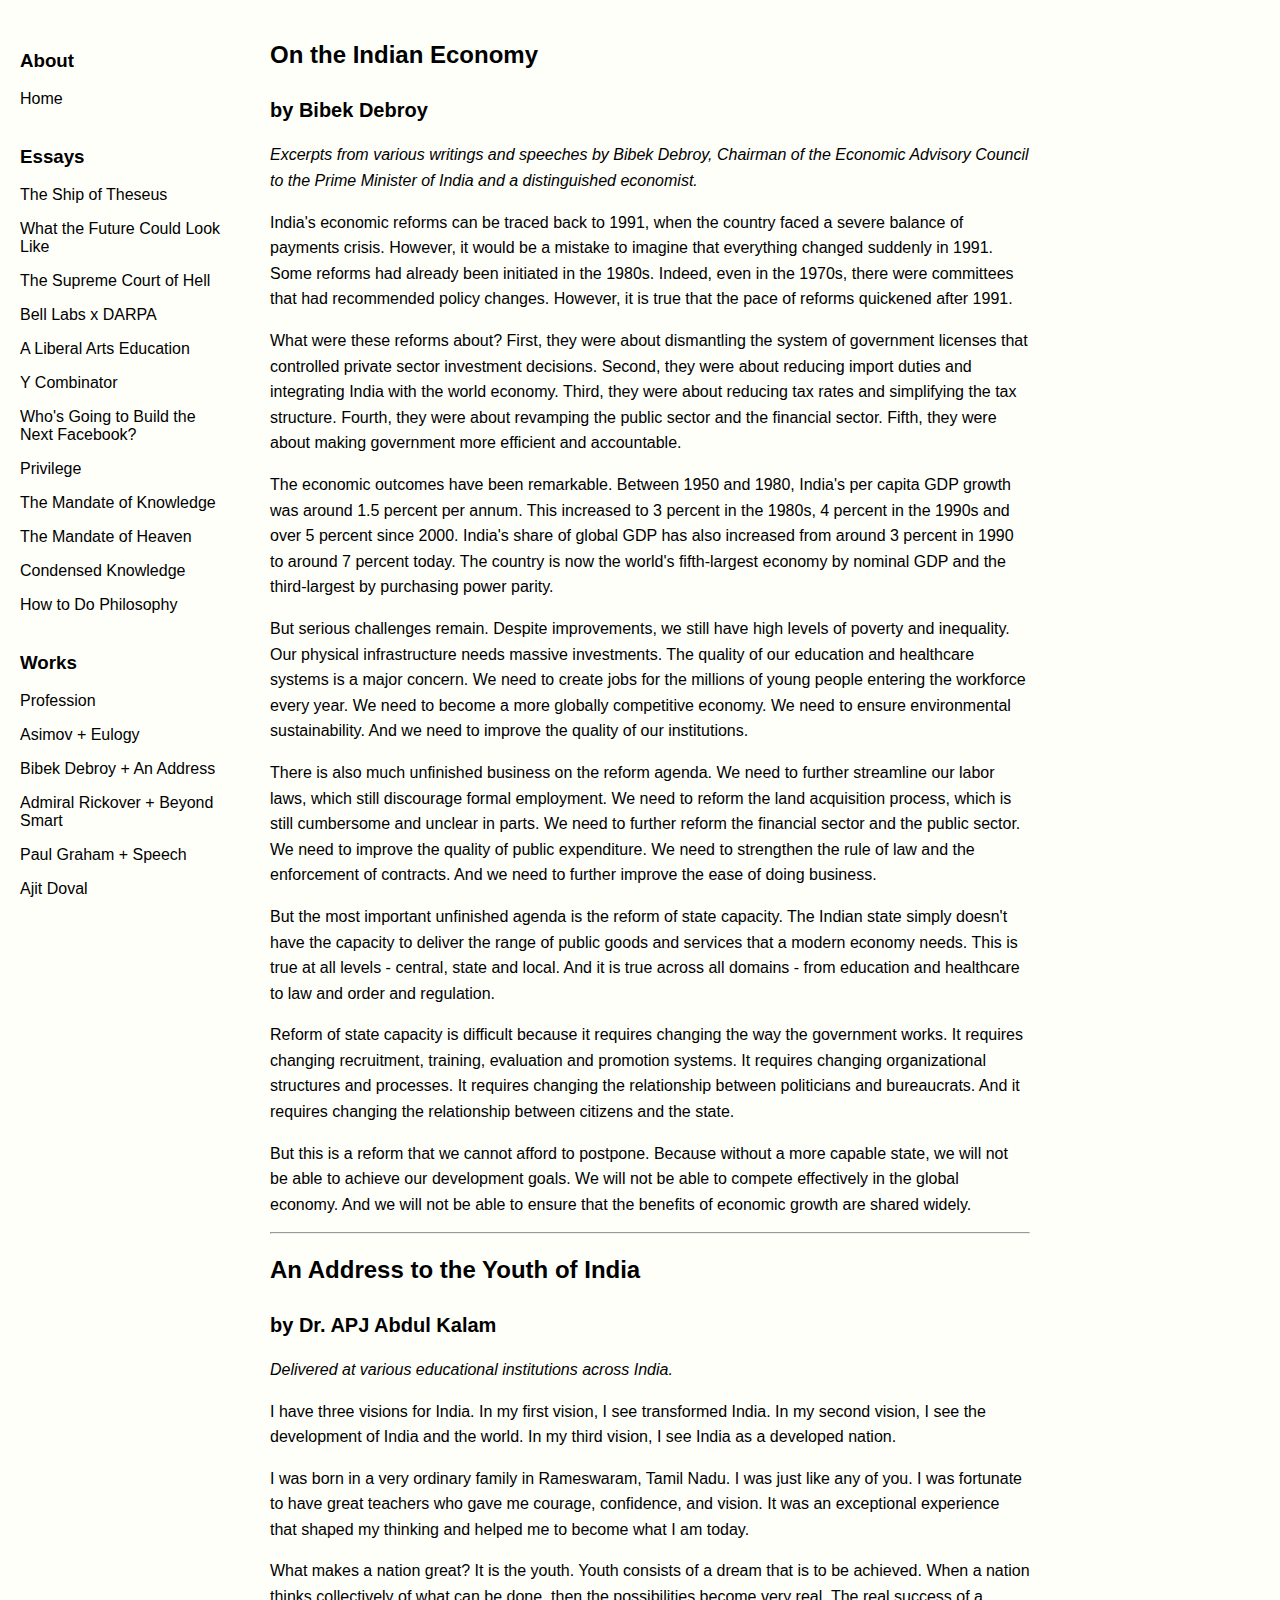
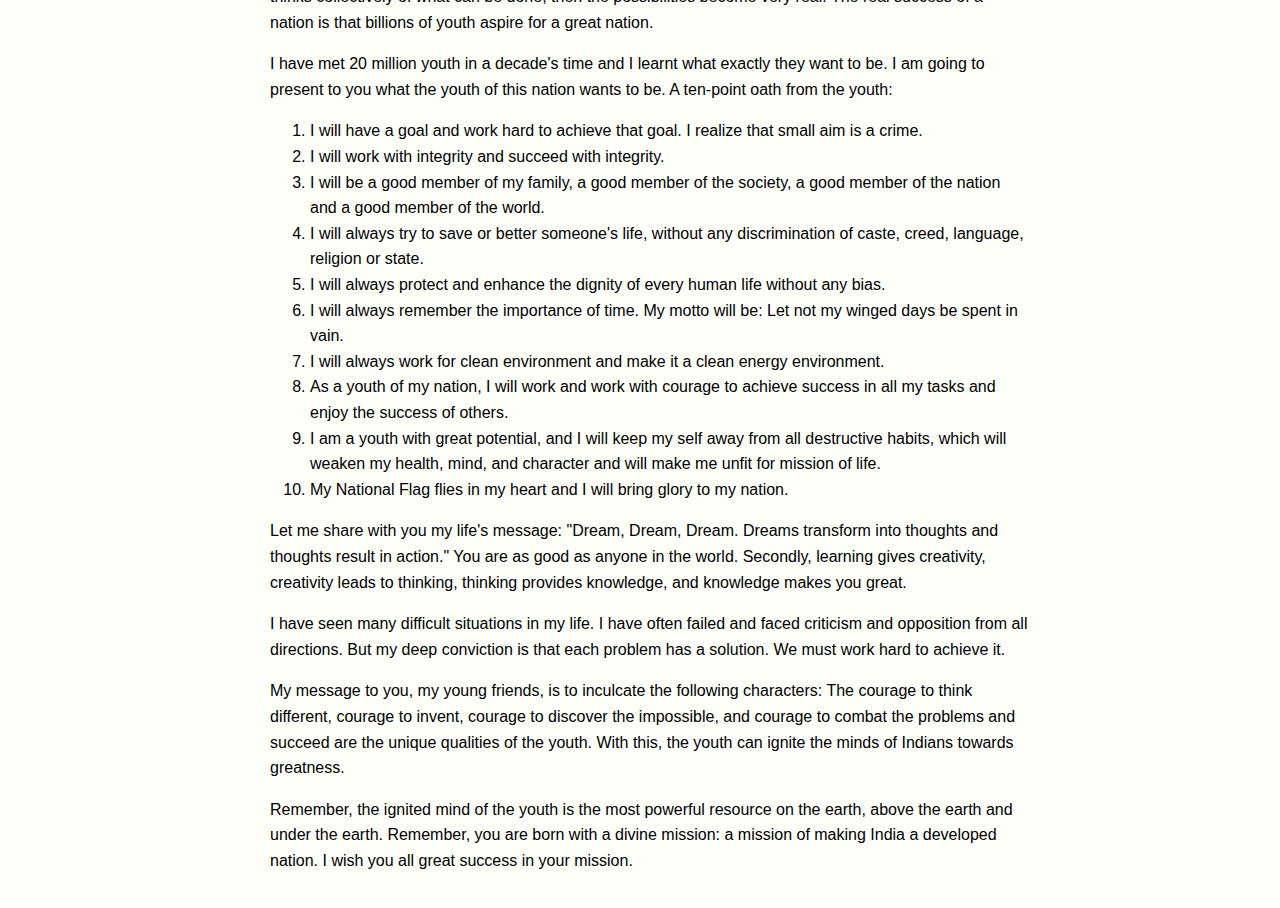
<file: works/bibek-debroy-address.html>
<!DOCTYPE html>
<html>
<head>
    <meta http-equiv="Content-Type" content="text/html; charset=windows-1252">
    <title>Bibek Debroy + An Address</title>
    <style>
        body {
            margin: 0;
            padding: 0;
            font-family: Arial, sans-serif;
            background-color: #FFFFFA;
        }
        .container {
            display: flex;
        }
        .sidebar {
            width: 250px;
            padding: 20px;
            box-sizing: border-box;
        }
        .content {
            flex: 1;
            padding: 20px;
            box-sizing: border-box;
            line-height: 1.6;
            max-width: 800px;
        }
        .sidebar a {
            display: block;
            padding: 8px 0;
            text-decoration: none;
            color: #000;
        }
        .sidebar a:hover {
            text-decoration: underline;
        }
        .sidebar h3 {
            margin-top: 30px;
            margin-bottom: 10px;
        }
        h1 {
            font-size: 24px;
            margin-bottom: 20px;
        }
        h2 {
            font-size: 20px;
            margin-bottom: 10px;
        }
        p {
            margin-bottom: 15px;
        }
    </style>
</head>

<body>
    <div class="container">
        <div class="sidebar">
            <h3>About</h3>
            <a href="../index.html">Home</a>
            
            <h3>Essays</h3>
            <a href="../theseus.html">The Ship of Theseus</a>
            <a href="../future.html">What the Future Could Look Like</a>
            <a href="../tscofh.html">The Supreme Court of Hell</a>
            <a href="../darpa.html">Bell Labs x DARPA</a>
            <a href="../education.html">A Liberal Arts Education</a>
            <a href="../yc.html">Y Combinator</a>
            <a href="../facebook.html">Who's Going to Build the Next Facebook?</a>
            <a href="../privilege.html">Privilege</a>
            <a href="../mandate.html">The Mandate of Knowledge</a>
            <a href="../india.html">The Mandate of Heaven</a>
            <a href="../condensed.html">Condensed Knowledge</a>
            <a href="../philosophy.html">How to Do Philosophy</a>
            
            <h3>Works</h3>
            <a href="profession.html">Profession</a>
            <a href="asimov-eulogy.html">Asimov + Eulogy</a>
            <a href="bibek-debroy-address.html">Bibek Debroy + An Address</a>
            <a href="admiral-rickover.html">Admiral Rickover + Beyond Smart</a>
            <a href="paul-graham-speech.html">Paul Graham + Speech</a>
            <a href="ajit-doval.html">Ajit Doval</a>
        </div>
        
        <div class="content">
            <h1>On the Indian Economy</h1>
            <h2>by Bibek Debroy</h2>
            
            <p><em>Excerpts from various writings and speeches by Bibek Debroy, Chairman of the Economic Advisory Council to the Prime Minister of India and a distinguished economist.</em></p>

            <p>India's economic reforms can be traced back to 1991, when the country faced a severe balance of payments crisis. However, it would be a mistake to imagine that everything changed suddenly in 1991. Some reforms had already been initiated in the 1980s. Indeed, even in the 1970s, there were committees that had recommended policy changes. However, it is true that the pace of reforms quickened after 1991.</p>

            <p>What were these reforms about? First, they were about dismantling the system of government licenses that controlled private sector investment decisions. Second, they were about reducing import duties and integrating India with the world economy. Third, they were about reducing tax rates and simplifying the tax structure. Fourth, they were about revamping the public sector and the financial sector. Fifth, they were about making government more efficient and accountable.</p>

            <p>The economic outcomes have been remarkable. Between 1950 and 1980, India's per capita GDP growth was around 1.5 percent per annum. This increased to 3 percent in the 1980s, 4 percent in the 1990s and over 5 percent since 2000. India's share of global GDP has also increased from around 3 percent in 1990 to around 7 percent today. The country is now the world's fifth-largest economy by nominal GDP and the third-largest by purchasing power parity.</p>

            <p>But serious challenges remain. Despite improvements, we still have high levels of poverty and inequality. Our physical infrastructure needs massive investments. The quality of our education and healthcare systems is a major concern. We need to create jobs for the millions of young people entering the workforce every year. We need to become a more globally competitive economy. We need to ensure environmental sustainability. And we need to improve the quality of our institutions.</p>

            <p>There is also much unfinished business on the reform agenda. We need to further streamline our labor laws, which still discourage formal employment. We need to reform the land acquisition process, which is still cumbersome and unclear in parts. We need to further reform the financial sector and the public sector. We need to improve the quality of public expenditure. We need to strengthen the rule of law and the enforcement of contracts. And we need to further improve the ease of doing business.</p>

            <p>But the most important unfinished agenda is the reform of state capacity. The Indian state simply doesn't have the capacity to deliver the range of public goods and services that a modern economy needs. This is true at all levels - central, state and local. And it is true across all domains - from education and healthcare to law and order and regulation.</p>

            <p>Reform of state capacity is difficult because it requires changing the way the government works. It requires changing recruitment, training, evaluation and promotion systems. It requires changing organizational structures and processes. It requires changing the relationship between politicians and bureaucrats. And it requires changing the relationship between citizens and the state.</p>

            <p>But this is a reform that we cannot afford to postpone. Because without a more capable state, we will not be able to achieve our development goals. We will not be able to compete effectively in the global economy. And we will not be able to ensure that the benefits of economic growth are shared widely.</p>

            <hr>

            <h1>An Address to the Youth of India</h1>
            <h2>by Dr. APJ Abdul Kalam</h2>

            <p><em>Delivered at various educational institutions across India.</em></p>

            <p>I have three visions for India. In my first vision, I see transformed India. In my second vision, I see the development of India and the world. In my third vision, I see India as a developed nation.</p>

            <p>I was born in a very ordinary family in Rameswaram, Tamil Nadu. I was just like any of you. I was fortunate to have great teachers who gave me courage, confidence, and vision. It was an exceptional experience that shaped my thinking and helped me to become what I am today.</p>

            <p>What makes a nation great? It is the youth. Youth consists of a dream that is to be achieved. When a nation thinks collectively of what can be done, then the possibilities become very real. The real success of a nation is that billions of youth aspire for a great nation.</p>

            <p>I have met 20 million youth in a decade's time and I learnt what exactly they want to be. I am going to present to you what the youth of this nation wants to be. A ten-point oath from the youth:</p>

            <ol>
                <li>I will have a goal and work hard to achieve that goal. I realize that small aim is a crime.</li>
                <li>I will work with integrity and succeed with integrity.</li>
                <li>I will be a good member of my family, a good member of the society, a good member of the nation and a good member of the world.</li>
                <li>I will always try to save or better someone's life, without any discrimination of caste, creed, language, religion or state.</li>
                <li>I will always protect and enhance the dignity of every human life without any bias.</li>
                <li>I will always remember the importance of time. My motto will be: Let not my winged days be spent in vain.</li>
                <li>I will always work for clean environment and make it a clean energy environment.</li>
                <li>As a youth of my nation, I will work and work with courage to achieve success in all my tasks and enjoy the success of others.</li>
                <li>I am a youth with great potential, and I will keep my self away from all destructive habits, which will weaken my health, mind, and character and will make me unfit for mission of life.</li>
                <li>My National Flag flies in my heart and I will bring glory to my nation.</li>
            </ol>

            <p>Let me share with you my life's message: "Dream, Dream, Dream. Dreams transform into thoughts and thoughts result in action." You are as good as anyone in the world. Secondly, learning gives creativity, creativity leads to thinking, thinking provides knowledge, and knowledge makes you great.</p>

            <p>I have seen many difficult situations in my life. I have often failed and faced criticism and opposition from all directions. But my deep conviction is that each problem has a solution. We must work hard to achieve it.</p>

            <p>My message to you, my young friends, is to inculcate the following characters: The courage to think different, courage to invent, courage to discover the impossible, and courage to combat the problems and succeed are the unique qualities of the youth. With this, the youth can ignite the minds of Indians towards greatness.</p>

            <p>Remember, the ignited mind of the youth is the most powerful resource on the earth, above the earth and under the earth. Remember, you are born with a divine mission: a mission of making India a developed nation. I wish you all great success in your mission.</p>
        </div>
    </div>
</body>
</html>
</file>
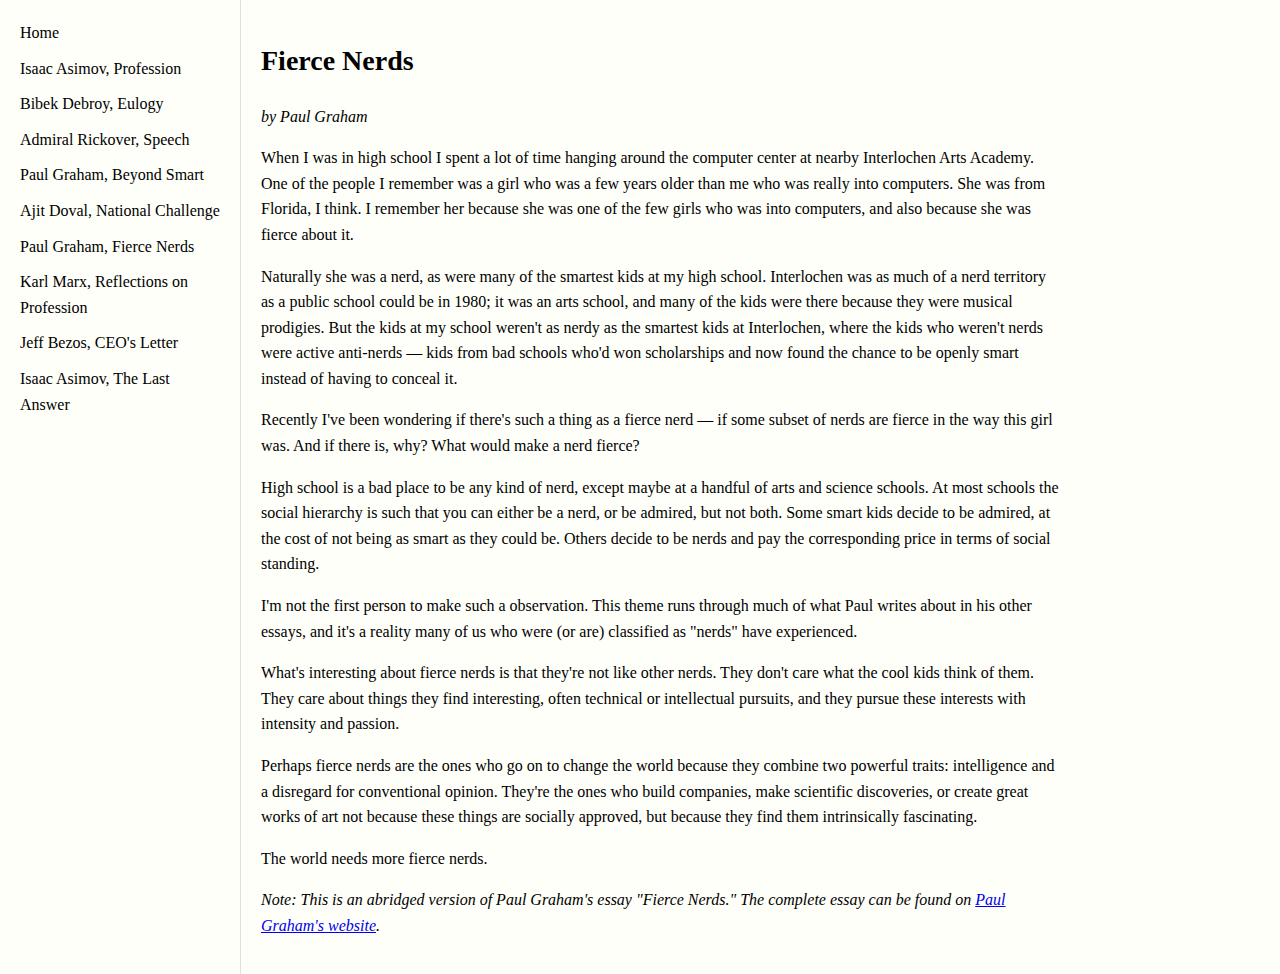
<file: works/fierce-nerds.html>
<!DOCTYPE html>
<html>
<head>
    <title>Fierce Nerds - Paul Graham</title>
    <meta charset="utf-8">
    <style>
        body {
            font-family: Georgia, serif;
            line-height: 1.6;
            margin: 0;
            padding: 0;
            background-color: #FFFFFA;
        }
        .container {
            display: flex;
            min-height: 100vh;
        }
        .sidebar {
            width: 200px;
            background-color: #FFFFFA;
            padding: 20px;
            border-right: 1px solid #e0e0e0;
        }
        .sidebar a {
            display: block;
            margin-bottom: 10px;
            text-decoration: none;
            color: #000;
        }
        .sidebar a:hover {
            text-decoration: underline;
        }
        .content {
            flex: 1;
            padding: 20px;
            max-width: 800px;
        }
        h1 {
            font-size: 28px;
            margin-bottom: 20px;
        }
        h2 {
            font-size: 22px;
            margin-top: 30px;
            margin-bottom: 15px;
        }
        p {
            margin-bottom: 15px;
        }
    </style>
</head>
<body>
    <div class="container">
        <div class="sidebar">
            <a href="../index.html">Home</a>
            <a href="profession.html">Isaac Asimov, Profession</a>
            <a href="asimov-eulogy.html">Bibek Debroy, Eulogy</a>
            <a href="admiral-rickover.html">Admiral Rickover, Speech</a>
            <a href="paul-graham-speech.html">Paul Graham, Beyond Smart</a>
            <a href="ajit-doval.html">Ajit Doval, National Challenge</a>
            <a href="fierce-nerds.html">Paul Graham, Fierce Nerds</a>
            <a href="marx-profession.html">Karl Marx, Reflections on Profession</a>
            <a href="bezos-letter.html">Jeff Bezos, CEO's Letter</a>
            <a href="last-answer.html">Isaac Asimov, The Last Answer</a>
        </div>
        <div class="content">
            <h1>Fierce Nerds</h1>
            <p><em>by Paul Graham</em></p>

            <p>When I was in high school I spent a lot of time hanging around the computer center at nearby Interlochen Arts Academy. One of the people I remember was a girl who was a few years older than me who was really into computers. She was from Florida, I think. I remember her because she was one of the few girls who was into computers, and also because she was fierce about it.</p>

            <p>Naturally she was a nerd, as were many of the smartest kids at my high school. Interlochen was as much of a nerd territory as a public school could be in 1980; it was an arts school, and many of the kids were there because they were musical prodigies. But the kids at my school weren't as nerdy as the smartest kids at Interlochen, where the kids who weren't nerds were active anti-nerds — kids from bad schools who'd won scholarships and now found the chance to be openly smart instead of having to conceal it.</p>

            <p>Recently I've been wondering if there's such a thing as a fierce nerd — if some subset of nerds are fierce in the way this girl was. And if there is, why? What would make a nerd fierce?</p>

            <p>High school is a bad place to be any kind of nerd, except maybe at a handful of arts and science schools. At most schools the social hierarchy is such that you can either be a nerd, or be admired, but not both. Some smart kids decide to be admired, at the cost of not being as smart as they could be. Others decide to be nerds and pay the corresponding price in terms of social standing.</p>

            <p>I'm not the first person to make such a observation. This theme runs through much of what Paul writes about in his other essays, and it's a reality many of us who were (or are) classified as "nerds" have experienced.</p>

            <p>What's interesting about fierce nerds is that they're not like other nerds. They don't care what the cool kids think of them. They care about things they find interesting, often technical or intellectual pursuits, and they pursue these interests with intensity and passion.</p>

            <p>Perhaps fierce nerds are the ones who go on to change the world because they combine two powerful traits: intelligence and a disregard for conventional opinion. They're the ones who build companies, make scientific discoveries, or create great works of art not because these things are socially approved, but because they find them intrinsically fascinating.</p>

            <p>The world needs more fierce nerds.</p>

            <p><em>Note: This is an abridged version of Paul Graham's essay "Fierce Nerds." The complete essay can be found on <a href="http://www.paulgraham.com/fn.html" target="_blank">Paul Graham's website</a>.</em></p>
        </div>
    </div>
</body>
</html>
</file>
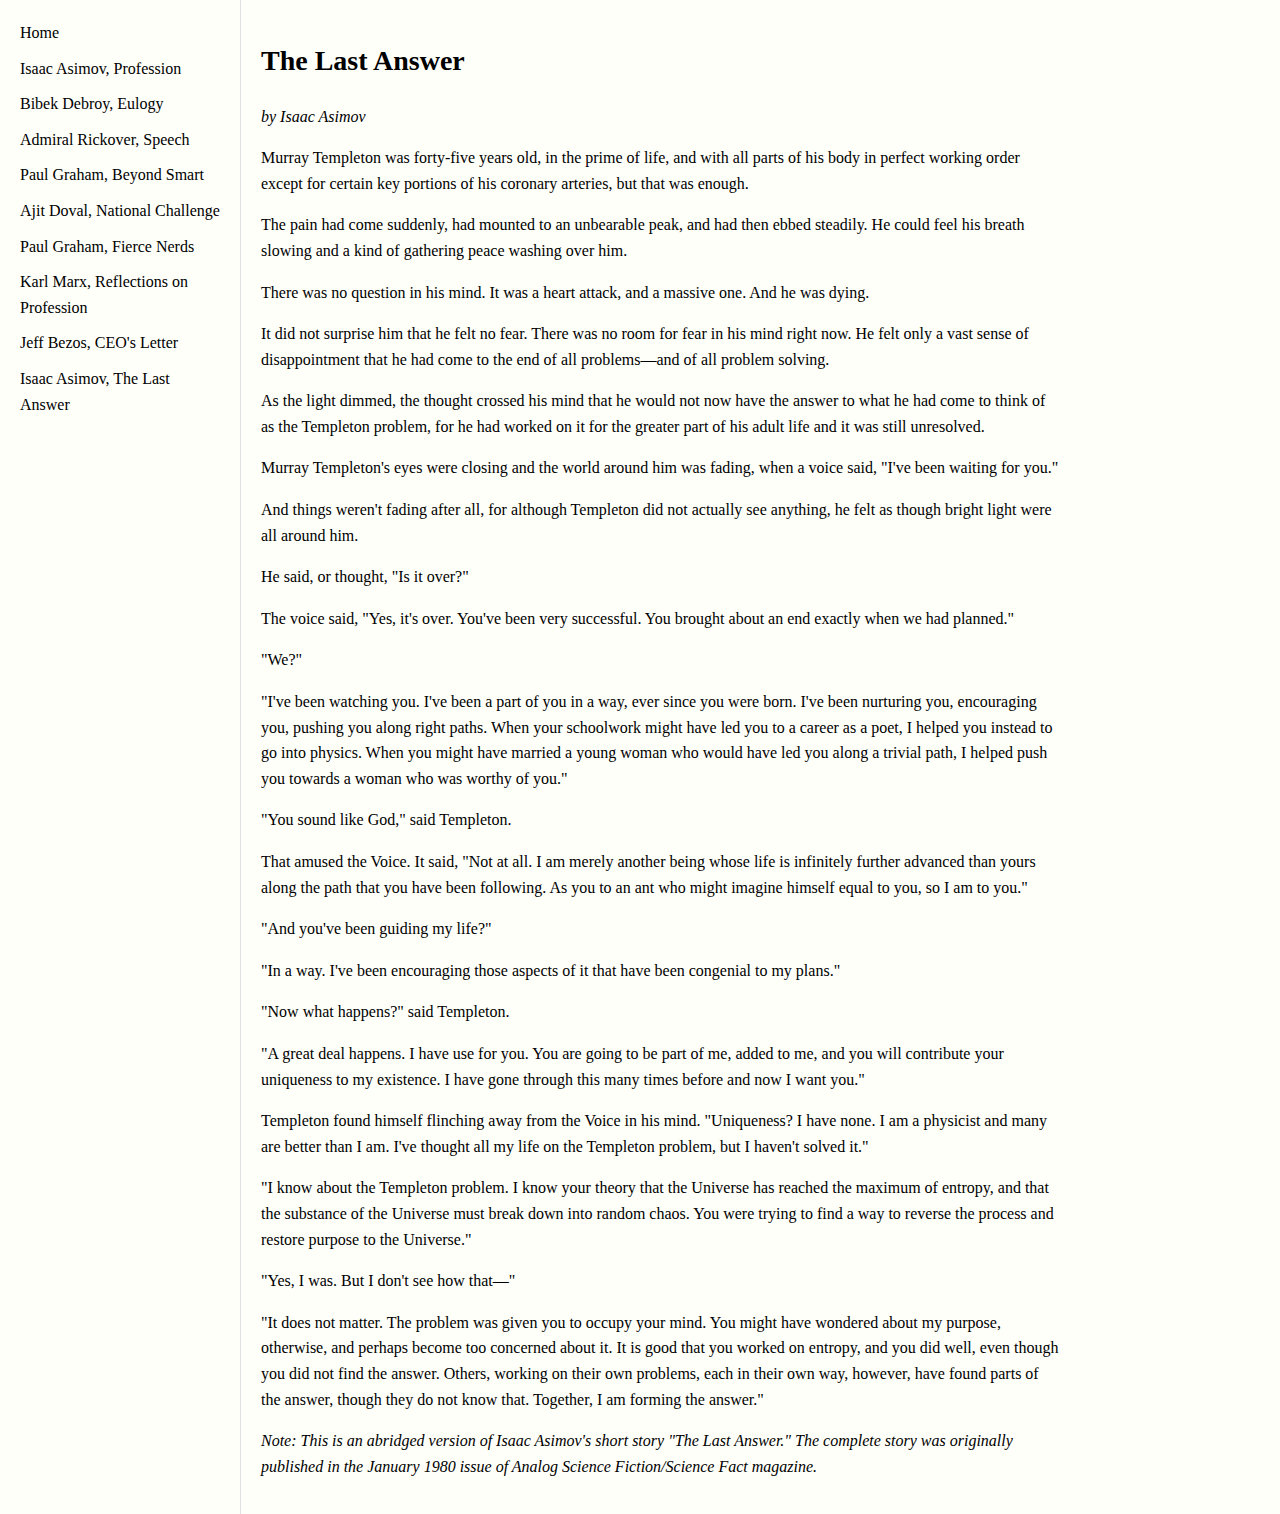
<file: works/last-answer.html>
<!DOCTYPE html>
<html>
<head>
    <title>The Last Answer - Isaac Asimov</title>
    <meta charset="utf-8">
    <style>
        body {
            font-family: Georgia, serif;
            line-height: 1.6;
            margin: 0;
            padding: 0;
            background-color: #FFFFFA;
        }
        .container {
            display: flex;
            min-height: 100vh;
        }
        .sidebar {
            width: 200px;
            background-color: #FFFFFA;
            padding: 20px;
            border-right: 1px solid #e0e0e0;
        }
        .sidebar a {
            display: block;
            margin-bottom: 10px;
            text-decoration: none;
            color: #000;
        }
        .sidebar a:hover {
            text-decoration: underline;
        }
        .content {
            flex: 1;
            padding: 20px;
            max-width: 800px;
        }
        h1 {
            font-size: 28px;
            margin-bottom: 20px;
        }
        h2 {
            font-size: 22px;
            margin-top: 30px;
            margin-bottom: 15px;
        }
        p {
            margin-bottom: 15px;
        }
    </style>
</head>
<body>
    <div class="container">
        <div class="sidebar">
            <a href="../index.html">Home</a>
            <a href="profession.html">Isaac Asimov, Profession</a>
            <a href="asimov-eulogy.html">Bibek Debroy, Eulogy</a>
            <a href="admiral-rickover.html">Admiral Rickover, Speech</a>
            <a href="paul-graham-speech.html">Paul Graham, Beyond Smart</a>
            <a href="ajit-doval.html">Ajit Doval, National Challenge</a>
            <a href="fierce-nerds.html">Paul Graham, Fierce Nerds</a>
            <a href="marx-profession.html">Karl Marx, Reflections on Profession</a>
            <a href="bezos-letter.html">Jeff Bezos, CEO's Letter</a>
            <a href="last-answer.html">Isaac Asimov, The Last Answer</a>
        </div>
        <div class="content">
            <h1>The Last Answer</h1>
            <p><em>by Isaac Asimov</em></p>

            <p>Murray Templeton was forty-five years old, in the prime of life, and with all parts of his body in perfect working order except for certain key portions of his coronary arteries, but that was enough.</p>

            <p>The pain had come suddenly, had mounted to an unbearable peak, and had then ebbed steadily. He could feel his breath slowing and a kind of gathering peace washing over him.</p>

            <p>There was no question in his mind. It was a heart attack, and a massive one. And he was dying.</p>

            <p>It did not surprise him that he felt no fear. There was no room for fear in his mind right now. He felt only a vast sense of disappointment that he had come to the end of all problems—and of all problem solving.</p>

            <p>As the light dimmed, the thought crossed his mind that he would not now have the answer to what he had come to think of as the Templeton problem, for he had worked on it for the greater part of his adult life and it was still unresolved.</p>

            <p>Murray Templeton's eyes were closing and the world around him was fading, when a voice said, "I've been waiting for you."</p>

            <p>And things weren't fading after all, for although Templeton did not actually see anything, he felt as though bright light were all around him.</p>

            <p>He said, or thought, "Is it over?"</p>

            <p>The voice said, "Yes, it's over. You've been very successful. You brought about an end exactly when we had planned."</p>

            <p>"We?"</p>

            <p>"I've been watching you. I've been a part of you in a way, ever since you were born. I've been nurturing you, encouraging you, pushing you along right paths. When your schoolwork might have led you to a career as a poet, I helped you instead to go into physics. When you might have married a young woman who would have led you along a trivial path, I helped push you towards a woman who was worthy of you."</p>

            <p>"You sound like God," said Templeton.</p>

            <p>That amused the Voice. It said, "Not at all. I am merely another being whose life is infinitely further advanced than yours along the path that you have been following. As you to an ant who might imagine himself equal to you, so I am to you."</p>

            <p>"And you've been guiding my life?"</p>

            <p>"In a way. I've been encouraging those aspects of it that have been congenial to my plans."</p>

            <p>"Now what happens?" said Templeton.</p>

            <p>"A great deal happens. I have use for you. You are going to be part of me, added to me, and you will contribute your uniqueness to my existence. I have gone through this many times before and now I want you."</p>

            <p>Templeton found himself flinching away from the Voice in his mind. "Uniqueness? I have none. I am a physicist and many are better than I am. I've thought all my life on the Templeton problem, but I haven't solved it."</p>

            <p>"I know about the Templeton problem. I know your theory that the Universe has reached the maximum of entropy, and that the substance of the Universe must break down into random chaos. You were trying to find a way to reverse the process and restore purpose to the Universe."</p>

            <p>"Yes, I was. But I don't see how that—"</p>

            <p>"It does not matter. The problem was given you to occupy your mind. You might have wondered about my purpose, otherwise, and perhaps become too concerned about it. It is good that you worked on entropy, and you did well, even though you did not find the answer. Others, working on their own problems, each in their own way, however, have found parts of the answer, though they do not know that. Together, I am forming the answer."</p>

            <p><em>Note: This is an abridged version of Isaac Asimov's short story "The Last Answer." The complete story was originally published in the January 1980 issue of Analog Science Fiction/Science Fact magazine.</em></p>
        </div>
    </div>
</body>
</html>
</file>
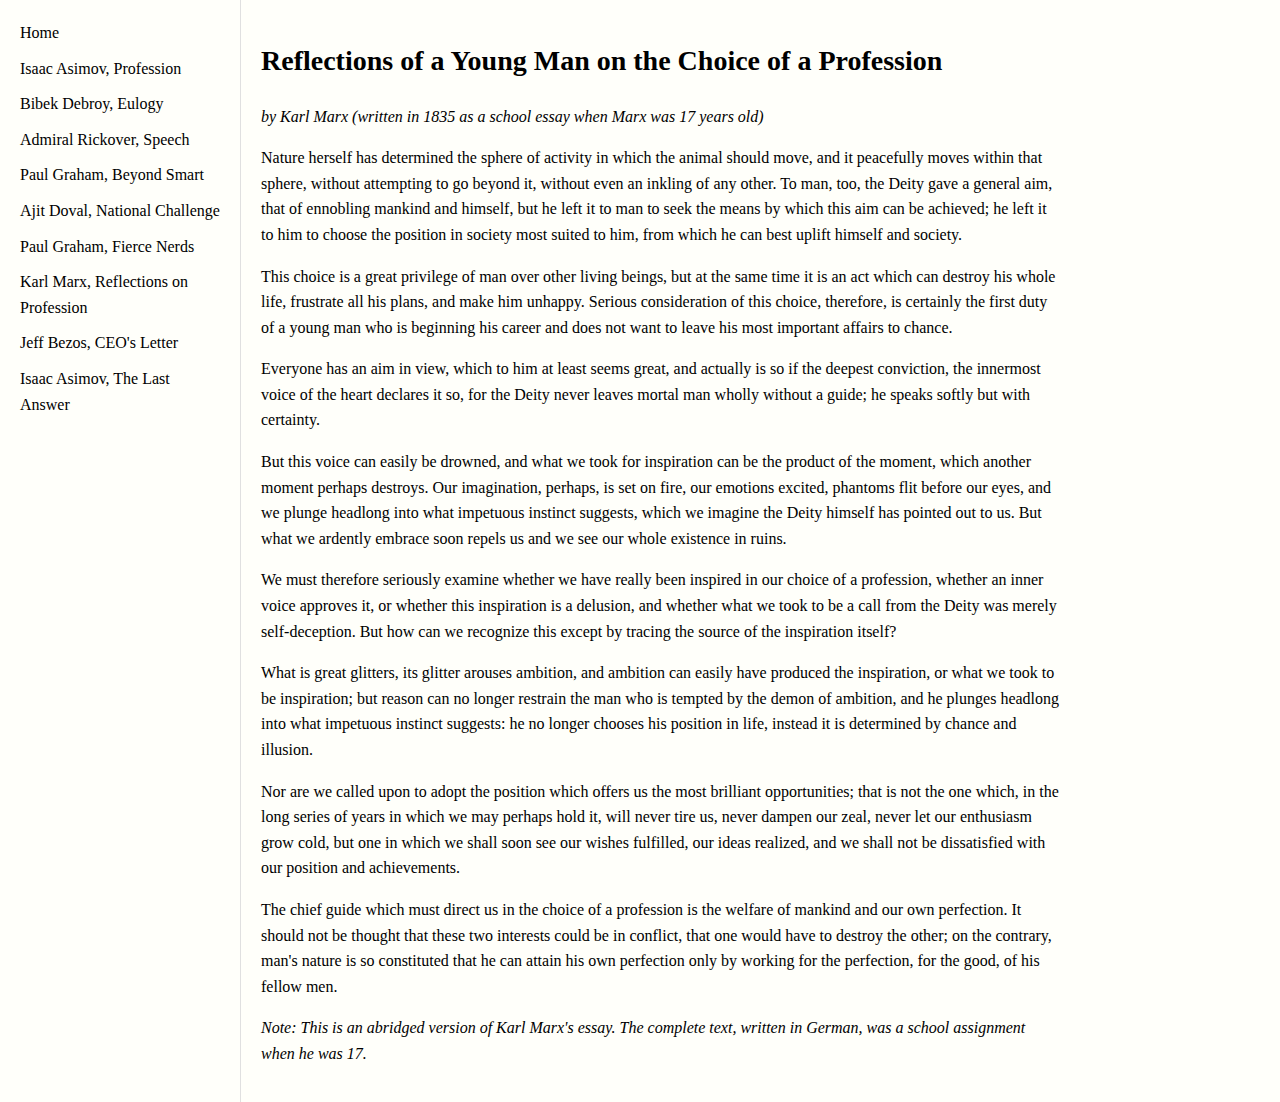
<file: works/marx-profession.html>
<!DOCTYPE html>
<html>
<head>
    <title>Reflections of a Young Man on the Choice of a Profession - Karl Marx</title>
    <meta charset="utf-8">
    <style>
        body {
            font-family: Georgia, serif;
            line-height: 1.6;
            margin: 0;
            padding: 0;
            background-color: #FFFFFA;
        }
        .container {
            display: flex;
            min-height: 100vh;
        }
        .sidebar {
            width: 200px;
            background-color: #FFFFFA;
            padding: 20px;
            border-right: 1px solid #e0e0e0;
        }
        .sidebar a {
            display: block;
            margin-bottom: 10px;
            text-decoration: none;
            color: #000;
        }
        .sidebar a:hover {
            text-decoration: underline;
        }
        .content {
            flex: 1;
            padding: 20px;
            max-width: 800px;
        }
        h1 {
            font-size: 28px;
            margin-bottom: 20px;
        }
        h2 {
            font-size: 22px;
            margin-top: 30px;
            margin-bottom: 15px;
        }
        p {
            margin-bottom: 15px;
        }
    </style>
</head>
<body>
    <div class="container">
        <div class="sidebar">
            <a href="../index.html">Home</a>
            <a href="profession.html">Isaac Asimov, Profession</a>
            <a href="asimov-eulogy.html">Bibek Debroy, Eulogy</a>
            <a href="admiral-rickover.html">Admiral Rickover, Speech</a>
            <a href="paul-graham-speech.html">Paul Graham, Beyond Smart</a>
            <a href="ajit-doval.html">Ajit Doval, National Challenge</a>
            <a href="fierce-nerds.html">Paul Graham, Fierce Nerds</a>
            <a href="marx-profession.html">Karl Marx, Reflections on Profession</a>
            <a href="bezos-letter.html">Jeff Bezos, CEO's Letter</a>
            <a href="last-answer.html">Isaac Asimov, The Last Answer</a>
        </div>
        <div class="content">
            <h1>Reflections of a Young Man on the Choice of a Profession</h1>
            <p><em>by Karl Marx (written in 1835 as a school essay when Marx was 17 years old)</em></p>

            <p>Nature herself has determined the sphere of activity in which the animal should move, and it peacefully moves within that sphere, without attempting to go beyond it, without even an inkling of any other. To man, too, the Deity gave a general aim, that of ennobling mankind and himself, but he left it to man to seek the means by which this aim can be achieved; he left it to him to choose the position in society most suited to him, from which he can best uplift himself and society.</p>

            <p>This choice is a great privilege of man over other living beings, but at the same time it is an act which can destroy his whole life, frustrate all his plans, and make him unhappy. Serious consideration of this choice, therefore, is certainly the first duty of a young man who is beginning his career and does not want to leave his most important affairs to chance.</p>

            <p>Everyone has an aim in view, which to him at least seems great, and actually is so if the deepest conviction, the innermost voice of the heart declares it so, for the Deity never leaves mortal man wholly without a guide; he speaks softly but with certainty.</p>

            <p>But this voice can easily be drowned, and what we took for inspiration can be the product of the moment, which another moment perhaps destroys. Our imagination, perhaps, is set on fire, our emotions excited, phantoms flit before our eyes, and we plunge headlong into what impetuous instinct suggests, which we imagine the Deity himself has pointed out to us. But what we ardently embrace soon repels us and we see our whole existence in ruins.</p>

            <p>We must therefore seriously examine whether we have really been inspired in our choice of a profession, whether an inner voice approves it, or whether this inspiration is a delusion, and whether what we took to be a call from the Deity was merely self-deception. But how can we recognize this except by tracing the source of the inspiration itself?</p>

            <p>What is great glitters, its glitter arouses ambition, and ambition can easily have produced the inspiration, or what we took to be inspiration; but reason can no longer restrain the man who is tempted by the demon of ambition, and he plunges headlong into what impetuous instinct suggests: he no longer chooses his position in life, instead it is determined by chance and illusion.</p>

            <p>Nor are we called upon to adopt the position which offers us the most brilliant opportunities; that is not the one which, in the long series of years in which we may perhaps hold it, will never tire us, never dampen our zeal, never let our enthusiasm grow cold, but one in which we shall soon see our wishes fulfilled, our ideas realized, and we shall not be dissatisfied with our position and achievements.</p>

            <p>The chief guide which must direct us in the choice of a profession is the welfare of mankind and our own perfection. It should not be thought that these two interests could be in conflict, that one would have to destroy the other; on the contrary, man's nature is so constituted that he can attain his own perfection only by working for the perfection, for the good, of his fellow men.</p>

            <p><em>Note: This is an abridged version of Karl Marx's essay. The complete text, written in German, was a school assignment when he was 17.</em></p>
        </div>
    </div>
</body>
</html>
</file>
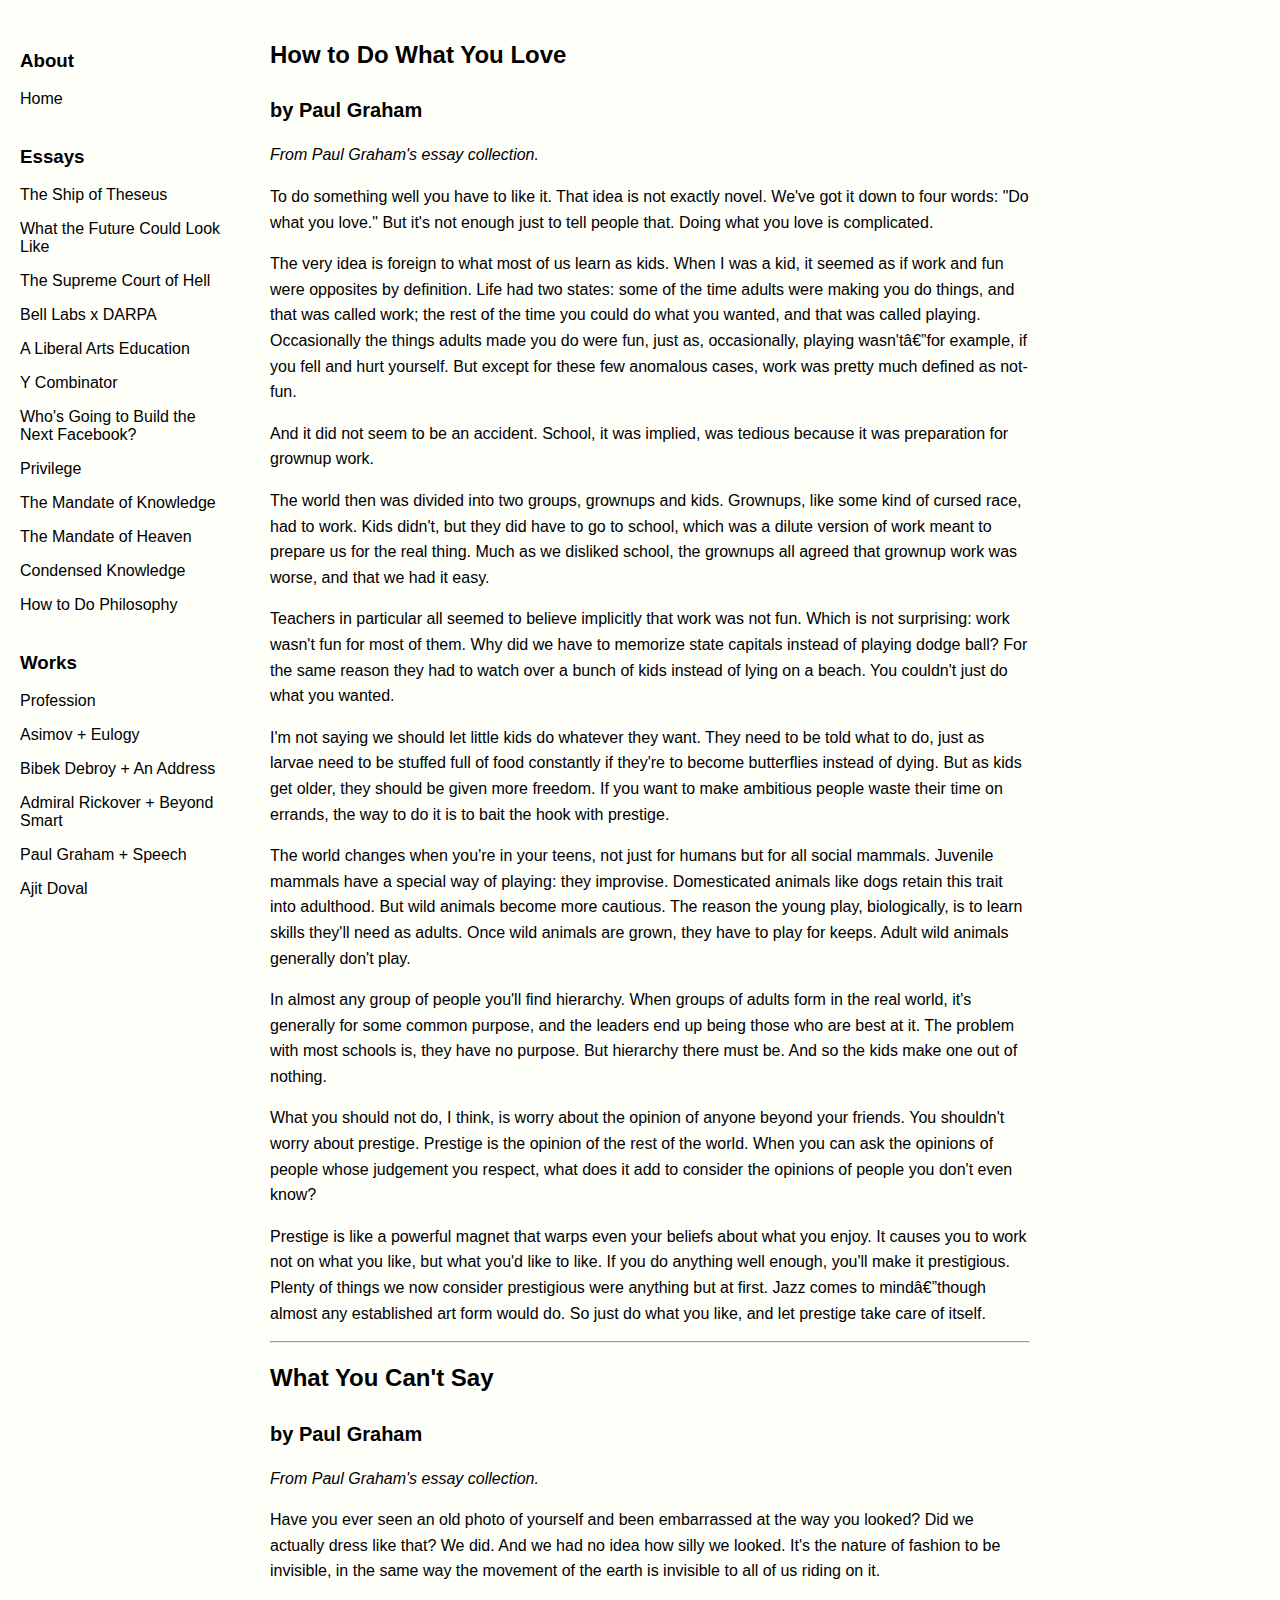
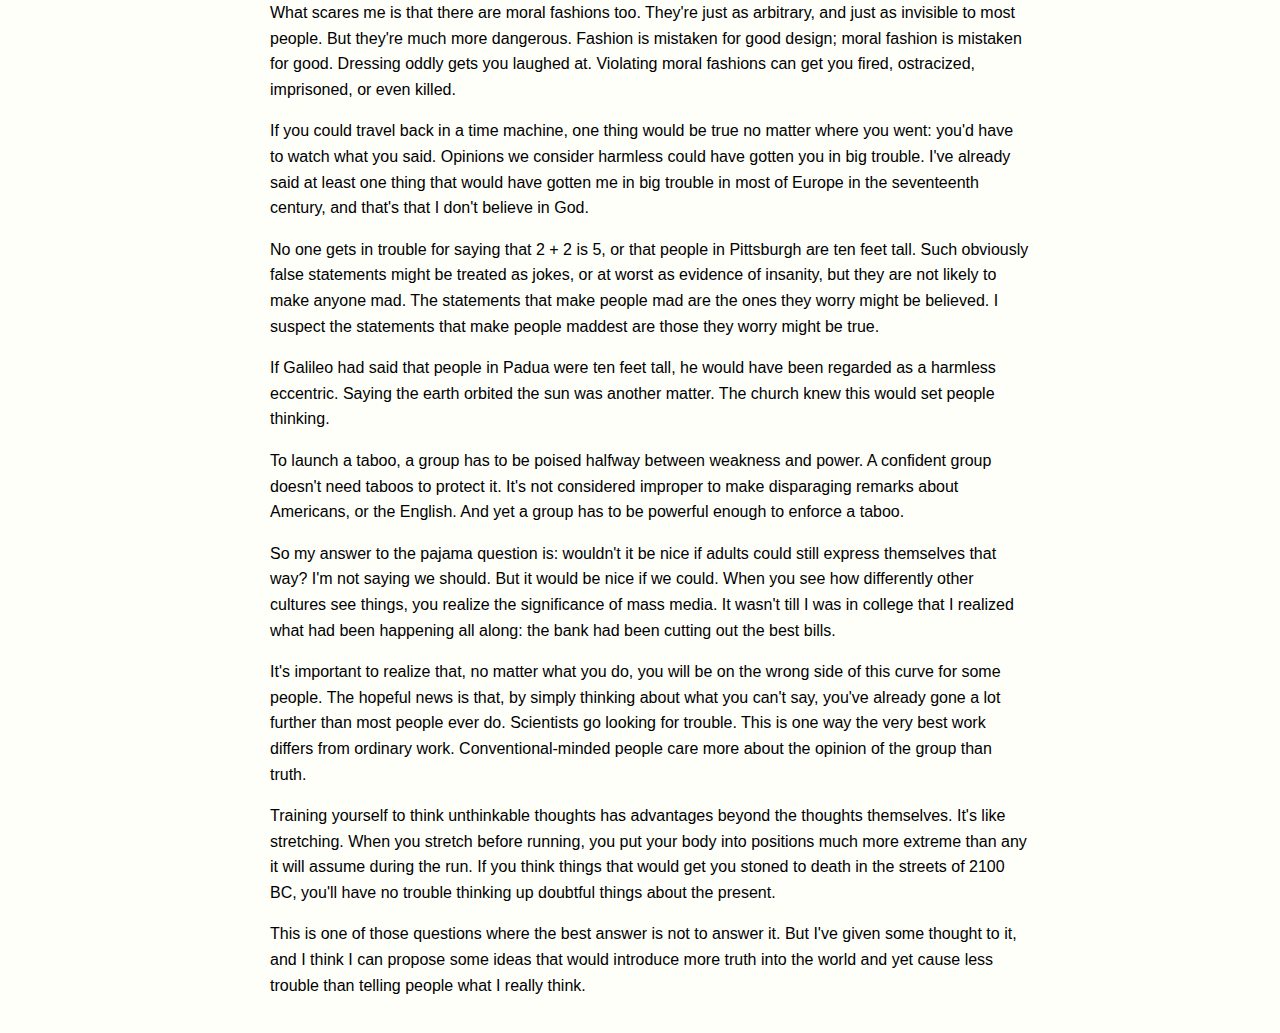
<file: works/paul-graham-speech.html>
<!DOCTYPE html>
<html>
<head>
    <meta http-equiv="Content-Type" content="text/html; charset=windows-1252">
    <title>Paul Graham + Speech</title>
    <style>
        body {
            margin: 0;
            padding: 0;
            font-family: Arial, sans-serif;
            background-color: #FFFFFA;
        }
        .container {
            display: flex;
        }
        .sidebar {
            width: 250px;
            padding: 20px;
            box-sizing: border-box;
        }
        .content {
            flex: 1;
            padding: 20px;
            box-sizing: border-box;
            line-height: 1.6;
            max-width: 800px;
        }
        .sidebar a {
            display: block;
            padding: 8px 0;
            text-decoration: none;
            color: #000;
        }
        .sidebar a:hover {
            text-decoration: underline;
        }
        .sidebar h3 {
            margin-top: 30px;
            margin-bottom: 10px;
        }
        h1 {
            font-size: 24px;
            margin-bottom: 20px;
        }
        h2 {
            font-size: 20px;
            margin-bottom: 10px;
        }
        p {
            margin-bottom: 15px;
        }
    </style>
</head>

<body>
    <div class="container">
        <div class="sidebar">
            <h3>About</h3>
            <a href="../index.html">Home</a>
            
            <h3>Essays</h3>
            <a href="../theseus.html">The Ship of Theseus</a>
            <a href="../future.html">What the Future Could Look Like</a>
            <a href="../tscofh.html">The Supreme Court of Hell</a>
            <a href="../darpa.html">Bell Labs x DARPA</a>
            <a href="../education.html">A Liberal Arts Education</a>
            <a href="../yc.html">Y Combinator</a>
            <a href="../facebook.html">Who's Going to Build the Next Facebook?</a>
            <a href="../privilege.html">Privilege</a>
            <a href="../mandate.html">The Mandate of Knowledge</a>
            <a href="../india.html">The Mandate of Heaven</a>
            <a href="../condensed.html">Condensed Knowledge</a>
            <a href="../philosophy.html">How to Do Philosophy</a>
            
            <h3>Works</h3>
            <a href="profession.html">Profession</a>
            <a href="asimov-eulogy.html">Asimov + Eulogy</a>
            <a href="bibek-debroy-address.html">Bibek Debroy + An Address</a>
            <a href="admiral-rickover.html">Admiral Rickover + Beyond Smart</a>
            <a href="paul-graham-speech.html">Paul Graham + Speech</a>
            <a href="ajit-doval.html">Ajit Doval</a>
        </div>
        
        <div class="content">
            <h1>How to Do What You Love</h1>
            <h2>by Paul Graham</h2>
            
            <p><em>From Paul Graham's essay collection.</em></p>

            <p>To do something well you have to like it. That idea is not exactly novel. We've got it down to four words: "Do what you love." But it's not enough just to tell people that. Doing what you love is complicated.</p>

            <p>The very idea is foreign to what most of us learn as kids. When I was a kid, it seemed as if work and fun were opposites by definition. Life had two states: some of the time adults were making you do things, and that was called work; the rest of the time you could do what you wanted, and that was called playing. Occasionally the things adults made you do were fun, just as, occasionally, playing wasn't—for example, if you fell and hurt yourself. But except for these few anomalous cases, work was pretty much defined as not-fun.</p>

            <p>And it did not seem to be an accident. School, it was implied, was tedious because it was preparation for grownup work.</p>

            <p>The world then was divided into two groups, grownups and kids. Grownups, like some kind of cursed race, had to work. Kids didn't, but they did have to go to school, which was a dilute version of work meant to prepare us for the real thing. Much as we disliked school, the grownups all agreed that grownup work was worse, and that we had it easy.</p>

            <p>Teachers in particular all seemed to believe implicitly that work was not fun. Which is not surprising: work wasn't fun for most of them. Why did we have to memorize state capitals instead of playing dodge ball? For the same reason they had to watch over a bunch of kids instead of lying on a beach. You couldn't just do what you wanted.</p>

            <p>I'm not saying we should let little kids do whatever they want. They need to be told what to do, just as larvae need to be stuffed full of food constantly if they're to become butterflies instead of dying. But as kids get older, they should be given more freedom. If you want to make ambitious people waste their time on errands, the way to do it is to bait the hook with prestige.</p>

            <p>The world changes when you're in your teens, not just for humans but for all social mammals. Juvenile mammals have a special way of playing: they improvise. Domesticated animals like dogs retain this trait into adulthood. But wild animals become more cautious. The reason the young play, biologically, is to learn skills they'll need as adults. Once wild animals are grown, they have to play for keeps. Adult wild animals generally don't play.</p>

            <p>In almost any group of people you'll find hierarchy. When groups of adults form in the real world, it's generally for some common purpose, and the leaders end up being those who are best at it. The problem with most schools is, they have no purpose. But hierarchy there must be. And so the kids make one out of nothing.</p>

            <p>What you should not do, I think, is worry about the opinion of anyone beyond your friends. You shouldn't worry about prestige. Prestige is the opinion of the rest of the world. When you can ask the opinions of people whose judgement you respect, what does it add to consider the opinions of people you don't even know?</p>

            <p>Prestige is like a powerful magnet that warps even your beliefs about what you enjoy. It causes you to work not on what you like, but what you'd like to like. If you do anything well enough, you'll make it prestigious. Plenty of things we now consider prestigious were anything but at first. Jazz comes to mind—though almost any established art form would do. So just do what you like, and let prestige take care of itself.</p>

            <hr>

            <h1>What You Can't Say</h1>
            <h2>by Paul Graham</h2>

            <p><em>From Paul Graham's essay collection.</em></p>

            <p>Have you ever seen an old photo of yourself and been embarrassed at the way you looked? Did we actually dress like that? We did. And we had no idea how silly we looked. It's the nature of fashion to be invisible, in the same way the movement of the earth is invisible to all of us riding on it.</p>

            <p>What scares me is that there are moral fashions too. They're just as arbitrary, and just as invisible to most people. But they're much more dangerous. Fashion is mistaken for good design; moral fashion is mistaken for good. Dressing oddly gets you laughed at. Violating moral fashions can get you fired, ostracized, imprisoned, or even killed.</p>

            <p>If you could travel back in a time machine, one thing would be true no matter where you went: you'd have to watch what you said. Opinions we consider harmless could have gotten you in big trouble. I've already said at least one thing that would have gotten me in big trouble in most of Europe in the seventeenth century, and that's that I don't believe in God.</p>

            <p>No one gets in trouble for saying that 2 + 2 is 5, or that people in Pittsburgh are ten feet tall. Such obviously false statements might be treated as jokes, or at worst as evidence of insanity, but they are not likely to make anyone mad. The statements that make people mad are the ones they worry might be believed. I suspect the statements that make people maddest are those they worry might be true.</p>

            <p>If Galileo had said that people in Padua were ten feet tall, he would have been regarded as a harmless eccentric. Saying the earth orbited the sun was another matter. The church knew this would set people thinking.</p>

            <p>To launch a taboo, a group has to be poised halfway between weakness and power. A confident group doesn't need taboos to protect it. It's not considered improper to make disparaging remarks about Americans, or the English. And yet a group has to be powerful enough to enforce a taboo.</p>

            <p>So my answer to the pajama question is: wouldn't it be nice if adults could still express themselves that way? I'm not saying we should. But it would be nice if we could. When you see how differently other cultures see things, you realize the significance of mass media. It wasn't till I was in college that I realized what had been happening all along: the bank had been cutting out the best bills.</p>

            <p>It's important to realize that, no matter what you do, you will be on the wrong side of this curve for some people. The hopeful news is that, by simply thinking about what you can't say, you've already gone a lot further than most people ever do. Scientists go looking for trouble. This is one way the very best work differs from ordinary work. Conventional-minded people care more about the opinion of the group than truth.</p>

            <p>Training yourself to think unthinkable thoughts has advantages beyond the thoughts themselves. It's like stretching. When you stretch before running, you put your body into positions much more extreme than any it will assume during the run. If you think things that would get you stoned to death in the streets of 2100 BC, you'll have no trouble thinking up doubtful things about the present.</p>

            <p>This is one of those questions where the best answer is not to answer it. But I've given some thought to it, and I think I can propose some ideas that would introduce more truth into the world and yet cause less trouble than telling people what I really think.</p>
        </div>
    </div>
</body>
</html>
</file>
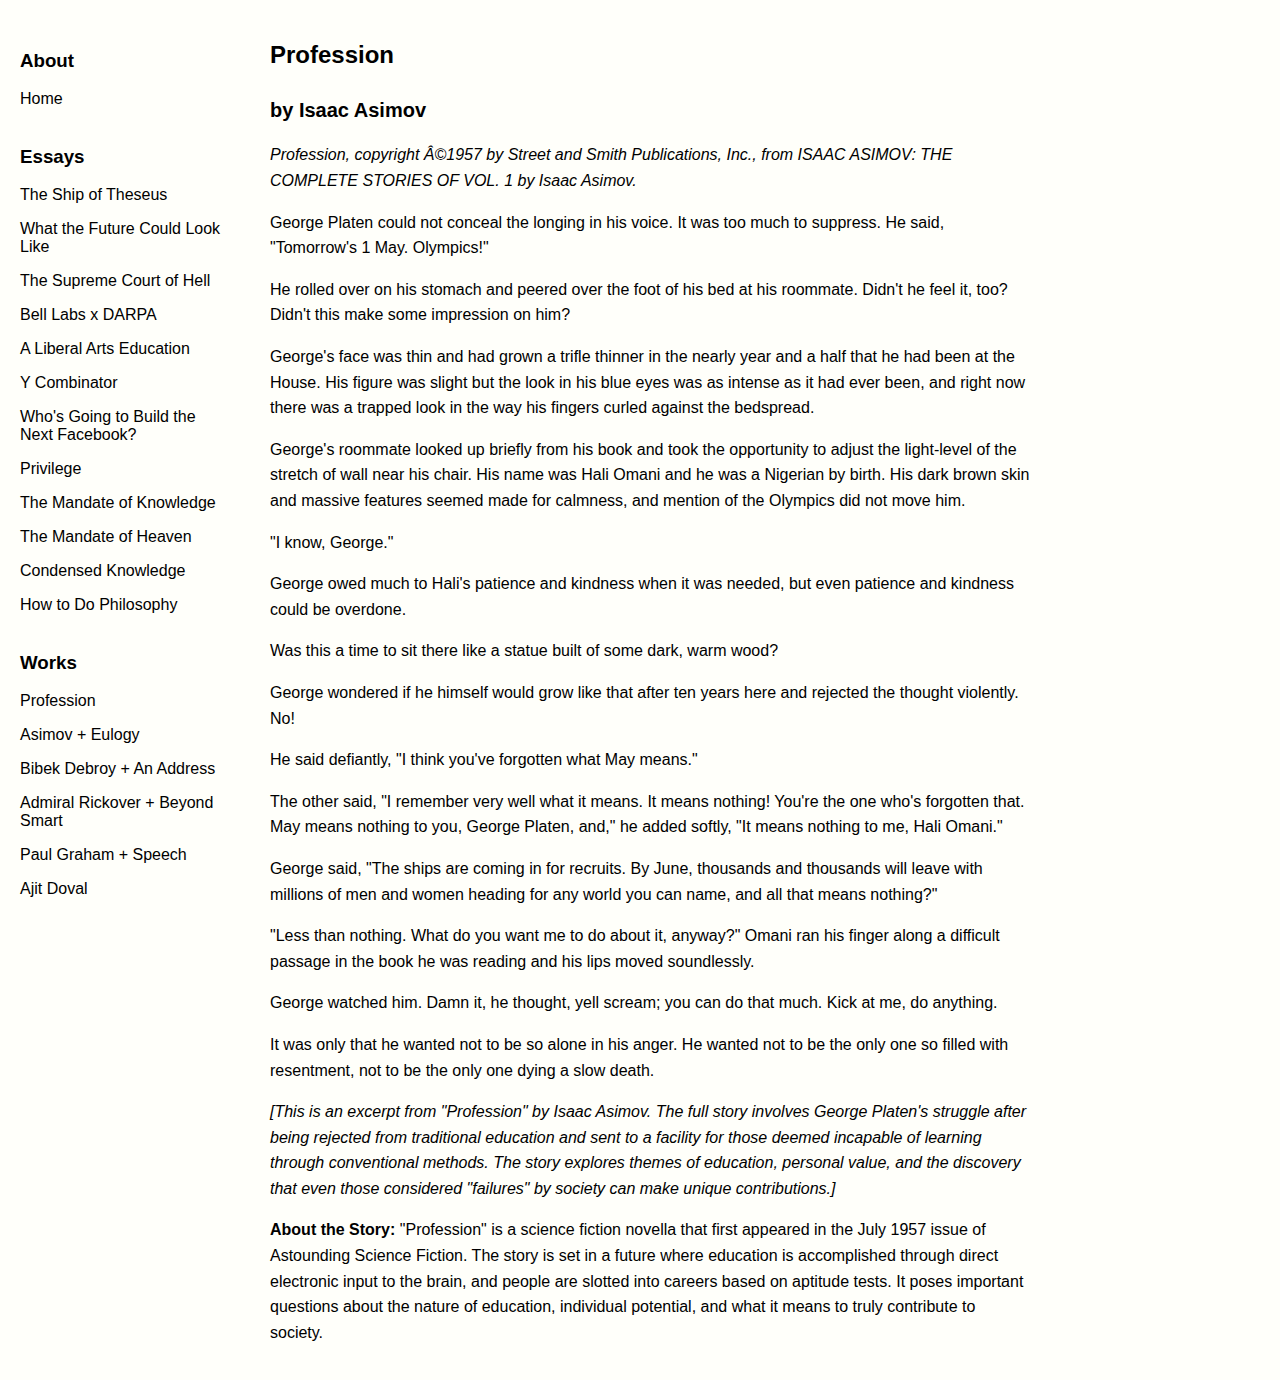
<file: works/profession.html>
<!DOCTYPE html>
<html>
<head>
    <meta http-equiv="Content-Type" content="text/html; charset=windows-1252">
    <title>Profession by Isaac Asimov</title>
    <style>
        body {
            margin: 0;
            padding: 0;
            font-family: Arial, sans-serif;
            background-color: #FFFFFA;
        }
        .container {
            display: flex;
        }
        .sidebar {
            width: 250px;
            padding: 20px;
            box-sizing: border-box;
        }
        .content {
            flex: 1;
            padding: 20px;
            box-sizing: border-box;
            line-height: 1.6;
            max-width: 800px;
        }
        .sidebar a {
            display: block;
            padding: 8px 0;
            text-decoration: none;
            color: #000;
        }
        .sidebar a:hover {
            text-decoration: underline;
        }
        .sidebar h3 {
            margin-top: 30px;
            margin-bottom: 10px;
        }
        h1 {
            font-size: 24px;
            margin-bottom: 20px;
        }
        h2 {
            font-size: 20px;
            margin-bottom: 10px;
        }
        p {
            margin-bottom: 15px;
        }
    </style>
</head>

<body>
    <div class="container">
        <div class="sidebar">
            <h3>About</h3>
            <a href="../index.html">Home</a>
            
            <h3>Essays</h3>
            <a href="../theseus.html">The Ship of Theseus</a>
            <a href="../future.html">What the Future Could Look Like</a>
            <a href="../tscofh.html">The Supreme Court of Hell</a>
            <a href="../darpa.html">Bell Labs x DARPA</a>
            <a href="../education.html">A Liberal Arts Education</a>
            <a href="../yc.html">Y Combinator</a>
            <a href="../facebook.html">Who's Going to Build the Next Facebook?</a>
            <a href="../privilege.html">Privilege</a>
            <a href="../mandate.html">The Mandate of Knowledge</a>
            <a href="../india.html">The Mandate of Heaven</a>
            <a href="../condensed.html">Condensed Knowledge</a>
            <a href="../philosophy.html">How to Do Philosophy</a>
            
            <h3>Works</h3>
            <a href="profession.html">Profession</a>
            <a href="asimov-eulogy.html">Asimov + Eulogy</a>
            <a href="bibek-debroy-address.html">Bibek Debroy + An Address</a>
            <a href="admiral-rickover.html">Admiral Rickover + Beyond Smart</a>
            <a href="paul-graham-speech.html">Paul Graham + Speech</a>
            <a href="ajit-doval.html">Ajit Doval</a>
        </div>
        
        <div class="content">
            <h1>Profession</h1>
            <h2>by Isaac Asimov</h2>
            
            <p><em>Profession, copyright ©1957 by Street and Smith Publications, Inc., from ISAAC ASIMOV: THE COMPLETE STORIES OF VOL. 1 by Isaac Asimov.</em></p>

            <p>George Platen could not conceal the longing in his voice. It was too much to suppress. He said, "Tomorrow's 1 May. Olympics!"</p>

            <p>He rolled over on his stomach and peered over the foot of his bed at his roommate. Didn't he feel it, too? Didn't this make some impression on him?</p>

            <p>George's face was thin and had grown a trifle thinner in the nearly year and a half that he had been at the House. His figure was slight but the look in his blue eyes was as intense as it had ever been, and right now there was a trapped look in the way his fingers curled against the bedspread.</p>

            <p>George's roommate looked up briefly from his book and took the opportunity to adjust the light-level of the stretch of wall near his chair. His name was Hali Omani and he was a Nigerian by birth. His dark brown skin and massive features seemed made for calmness, and mention of the Olympics did not move him.</p>

            <p>"I know, George."</p>

            <p>George owed much to Hali's patience and kindness when it was needed, but even patience and kindness could be overdone.</p>

            <p>Was this a time to sit there like a statue built of some dark, warm wood?</p>

            <p>George wondered if he himself would grow like that after ten years here and rejected the thought violently. No!</p>

            <p>He said defiantly, "I think you've forgotten what May means."</p>

            <p>The other said, "I remember very well what it means. It means nothing! You're the one who's forgotten that. May means nothing to you, George Platen, and," he added softly, "It means nothing to me, Hali Omani."</p>

            <p>George said, "The ships are coming in for recruits. By June, thousands and thousands will leave with millions of men and women heading for any world you can name, and all that means nothing?"</p>

            <p>"Less than nothing. What do you want me to do about it, anyway?" Omani ran his finger along a difficult passage in the book he was reading and his lips moved soundlessly.</p>

            <p>George watched him. Damn it, he thought, yell scream; you can do that much. Kick at me, do anything.</p>

            <p>It was only that he wanted not to be so alone in his anger. He wanted not to be the only one so filled with resentment, not to be the only one dying a slow death.</p>

            <p><em>[This is an excerpt from "Profession" by Isaac Asimov. The full story involves George Platen's struggle after being rejected from traditional education and sent to a facility for those deemed incapable of learning through conventional methods. The story explores themes of education, personal value, and the discovery that even those considered "failures" by society can make unique contributions.]</em></p>

            <p><strong>About the Story:</strong> "Profession" is a science fiction novella that first appeared in the July 1957 issue of Astounding Science Fiction. The story is set in a future where education is accomplished through direct electronic input to the brain, and people are slotted into careers based on aptitude tests. It poses important questions about the nature of education, individual potential, and what it means to truly contribute to society.</p>
        </div>
    </div>
</body>
</html>
</file>
<file: aadarwal.com/styles.css>
/* Minimal academic style, inspired by Robert Morris and Patrick Collison's websites */

body {
    font-family: -apple-system, BlinkMacSystemFont, "Segoe UI", Helvetica, Arial, sans-serif;
    line-height: 1.5;
    color: #333;
    max-width: 850px;
    margin: 0 auto;
    padding: 30px 20px;
}

img.profile-photo {
    float: left;
    margin-right: 20px;
    margin-bottom: 10px;
    max-width: 110px;
    border-radius: 3px;
}

h1 {
    font-size: 1.4em;
    margin: 0 0 8px 0;
    font-weight: normal;
}

h3 {
    font-size: 1em;
    font-weight: bold;
    margin: 25px 0 10px 0;
}

p {
    margin: 0 0 15px 0;
}

a {
    color: #0366d6;
    text-decoration: none;
}

a:hover {
    text-decoration: underline;
}

a:visited {
    color: #0366d6;
}

ul {
    margin: 10px 0 15px 20px;
    padding-left: 0;
}

li {
    margin-bottom: 8px;
}

li strong {
    font-weight: 600;
}

.main-content {
    float: left;
    width: 65%;
    padding-right: 40px;
    box-sizing: border-box;
}

.nav {
    float: right;
    width: 30%;
    text-align: right;
    padding-top: 5px;
}

.nav h3 {
    font-size: 0.9em;
    margin: 25px 0 10px 0;
    text-align: right;
    color: #555;
}

.nav a {
    display: block;
    text-decoration: none;
    margin-bottom: 5px;
    text-align: right;
    line-height: 1.3;
    font-size: 0.9em;
}

.nav h3:first-child {
    margin-top: 0;
}

.container {
    overflow: hidden;
    margin-bottom: 20px;
}

/* Mobile responsiveness */
@media (max-width: 700px) {
    body {
        padding: 15px;
    }
    
    .main-content {
        float: none;
        width: 100%;
        padding-right: 0;
    }
    
    .nav {
        float: none;
        width: 100%;
        text-align: left;
        margin-top: 30px;
        border-top: 1px solid #eee;
        padding-top: 20px;
    }
    
    .nav h3 {
        text-align: left;
    }
    
    .nav a {
        text-align: left;
    }
    
    img.profile-photo {
        float: none;
        display: block;
        margin: 0 0 15px 0;
    }
}
</file>
